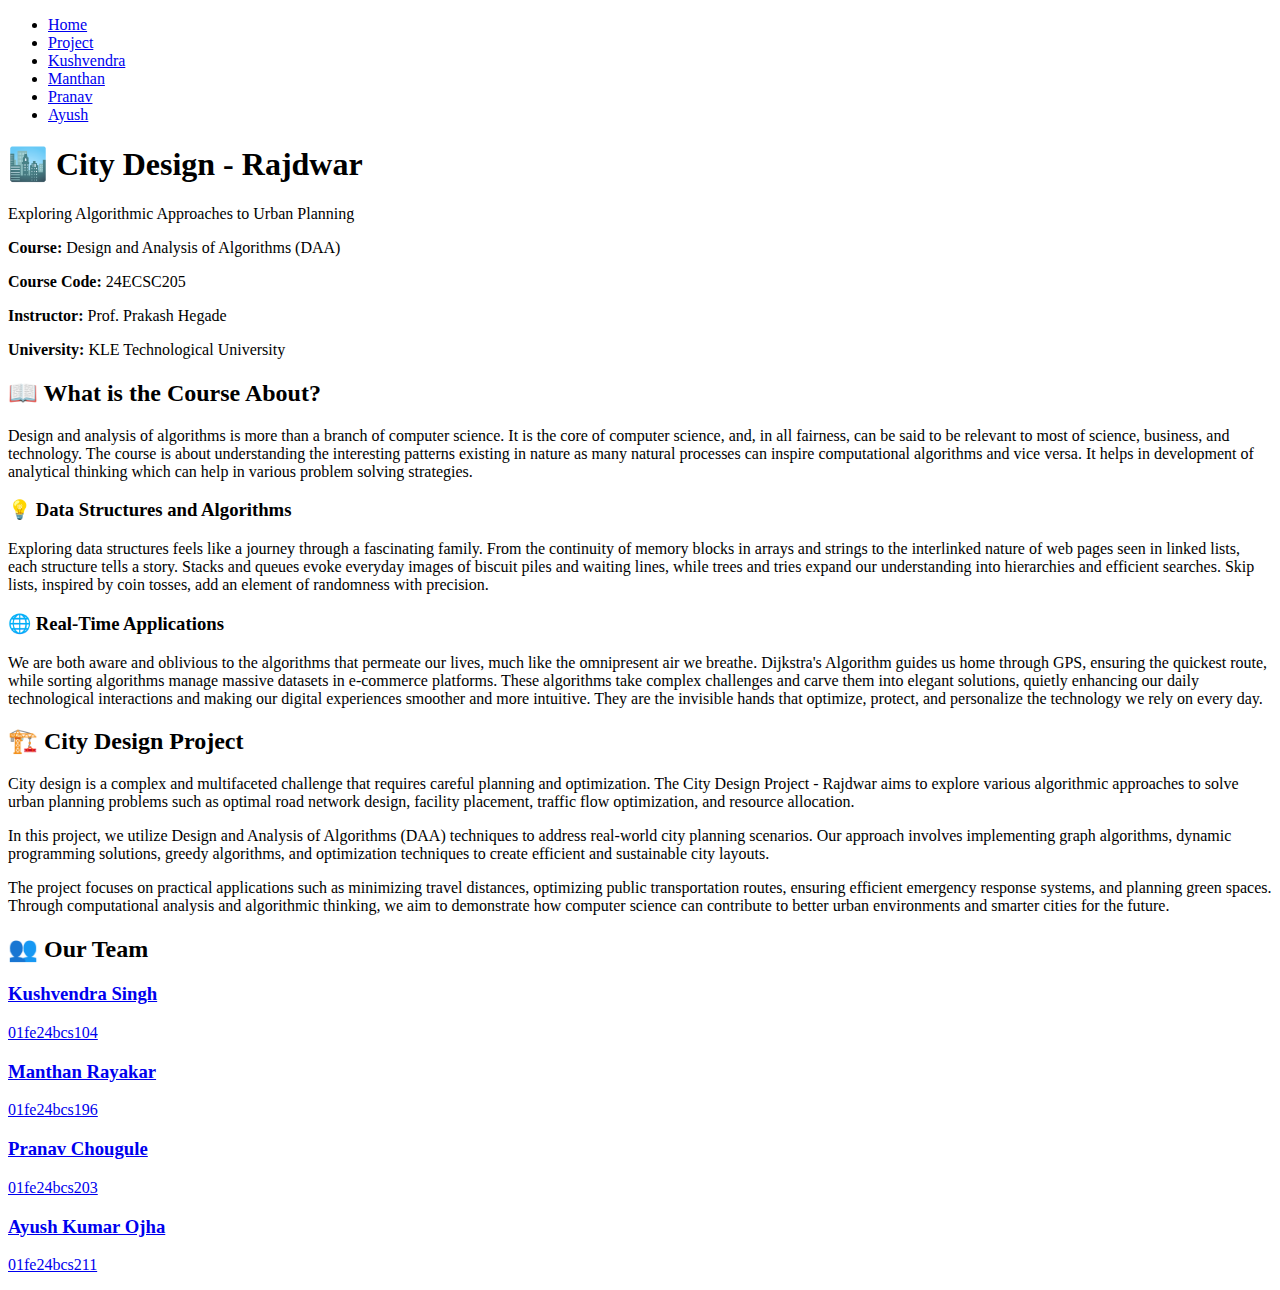
<file: index.html>
<!DOCTYPE html>
<html lang="en">
<head>
    <meta charset="UTF-8">
    <meta name="viewport" content="width=device-width, initial-scale=1.0">
    <title>City Design - Rajdwar | Home</title>
    <link rel="stylesheet" href="style.css">
</head>
<body>
    <!-- Navigation -->
    <nav>
        <ul>
            <li><a href="index.html" class="active">Home</a></li>
            <li><a href="project.html">Project</a></li>
            <li><a href="kushvendra.html">Kushvendra</a></li>
            <li><a href="manthan.html">Manthan</a></li>
            <li><a href="pranav.html">Pranav</a></li>
            <li><a href="ayush.html">Ayush</a></li>
        </ul>
    </nav>

    <!-- Hero Section -->
    <div class="hero">
        <h1>🏙️ City Design - Rajdwar</h1>
        <p>Exploring Algorithmic Approaches to Urban Planning</p>
    </div>

    <!-- Main Container -->
    <div class="container">
        <!-- Course Information -->
        <div class="section-card">
            <div class="course-info">
                <p><strong>Course:</strong> Design and Analysis of Algorithms (DAA)</p>
                <p><strong>Course Code:</strong> 24ECSC205</p>
                <p><strong>Instructor:</strong> Prof. Prakash Hegade</p>
                <p><strong>University:</strong> KLE Technological University</p>
            </div>

            <h2>📖 What is the Course About?</h2>
            <p>
                Design and analysis of algorithms is more than a branch of computer science. It is the core of
                computer science, and, in all fairness, can be said to be relevant to most of science, business, 
                and technology. The course is about understanding the interesting patterns existing in nature as 
                many natural processes can inspire computational algorithms and vice versa. It helps in development 
                of analytical thinking which can help in various problem solving strategies.
            </p>

            <h3>💡 Data Structures and Algorithms</h3>
            <p>
                Exploring data structures feels like a journey through a fascinating family. From the continuity 
                of memory blocks in arrays and strings to the interlinked nature of web pages seen in linked lists, 
                each structure tells a story. Stacks and queues evoke everyday images of biscuit piles and waiting 
                lines, while trees and tries expand our understanding into hierarchies and efficient searches. Skip 
                lists, inspired by coin tosses, add an element of randomness with precision.
            </p>

            <h3>🌐 Real-Time Applications</h3>
            <p>
                We are both aware and oblivious to the algorithms that permeate our lives, much like the omnipresent 
                air we breathe. Dijkstra's Algorithm guides us home through GPS, ensuring the quickest route, while 
                sorting algorithms manage massive datasets in e-commerce platforms. These algorithms take complex 
                challenges and carve them into elegant solutions, quietly enhancing our daily technological 
                interactions and making our digital experiences smoother and more intuitive. They are the invisible 
                hands that optimize, protect, and personalize the technology we rely on every day.
            </p>
        </div>

        <!-- Project Overview -->
        <div class="section-card">
            <h2>🏗️ City Design Project</h2>
            <div class="project-intro">
                <p>
                    City design is a complex and multifaceted challenge that requires careful planning and optimization. 
                    The <span class="highlight">City Design Project - Rajdwar</span> aims to explore various algorithmic 
                    approaches to solve urban planning problems such as optimal road network design, facility placement, 
                    traffic flow optimization, and resource allocation.
                </p>
            </div>
            
            <p>
                In this project, we utilize <span class="highlight">Design and Analysis of Algorithms (DAA)</span> 
                techniques to address real-world city planning scenarios. Our approach involves implementing graph 
                algorithms, dynamic programming solutions, greedy algorithms, and optimization techniques to create 
                efficient and sustainable city layouts.
            </p>
            
            <p>
                The project focuses on practical applications such as minimizing travel distances, optimizing public 
                transportation routes, ensuring efficient emergency response systems, and planning green spaces. 
                Through computational analysis and algorithmic thinking, we aim to demonstrate how computer science 
                can contribute to better urban environments and smarter cities for the future.
            </p>
        </div>

        <!-- Team Section -->
        <div class="section-card">
            <h2>👥 Our Team</h2>
            <div class="team-grid">
                <a href="Kushvendra.html" class="team-member">
                    <h3>Kushvendra Singh</h3>
                    <p>01fe24bcs104</p>
                </a>
                <a href="manthan.html" class="team-member">
                    <h3>Manthan Rayakar</h3>
                    <p>01fe24bcs196</p>
                </a>
                <a href="pranav.html" class="team-member">
                    <h3>Pranav Chougule</h3>
                    <p>01fe24bcs203</p>
                </a>
                <a href="ayush.html" class="team-member">
                    <h3>Ayush Kumar Ojha</h3>
                    <p>01fe24bcs211</p>
                </a>
            </div>
        </div>
    </div>
</body>
</html>
</file>
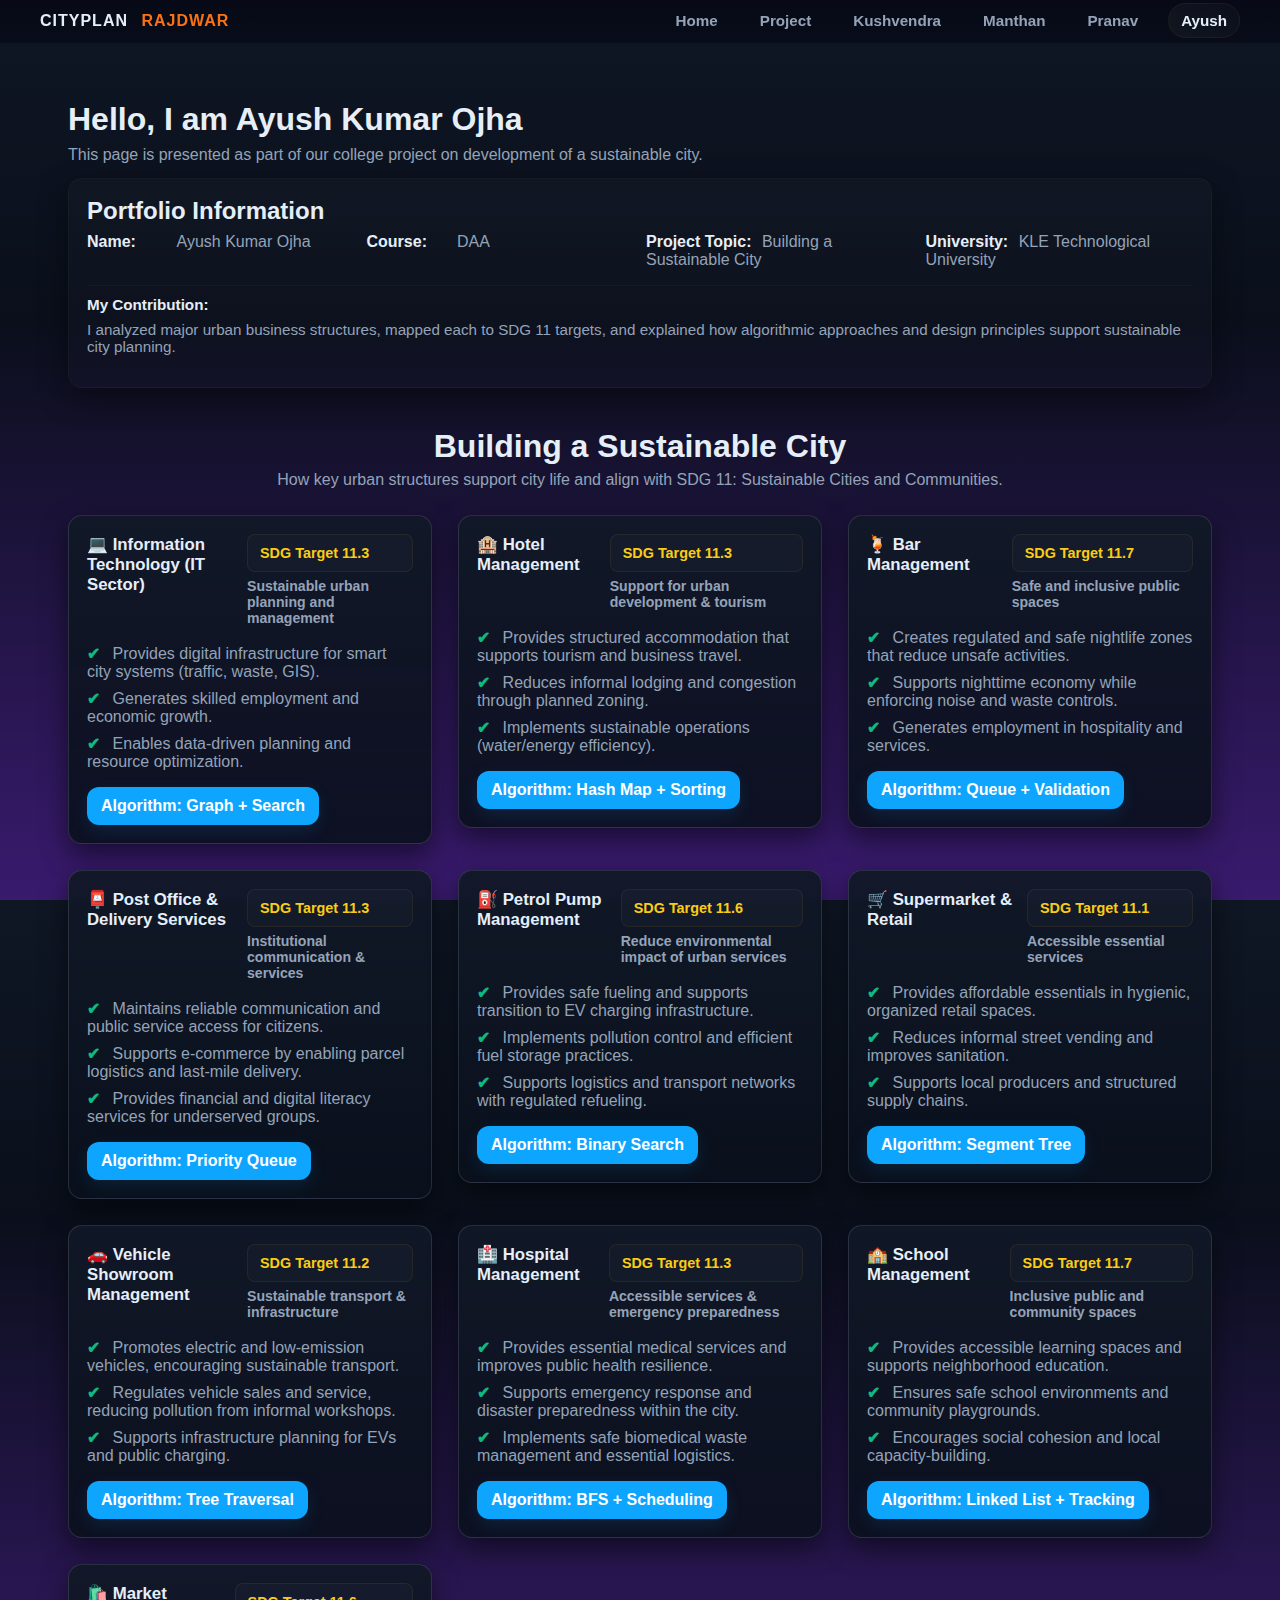
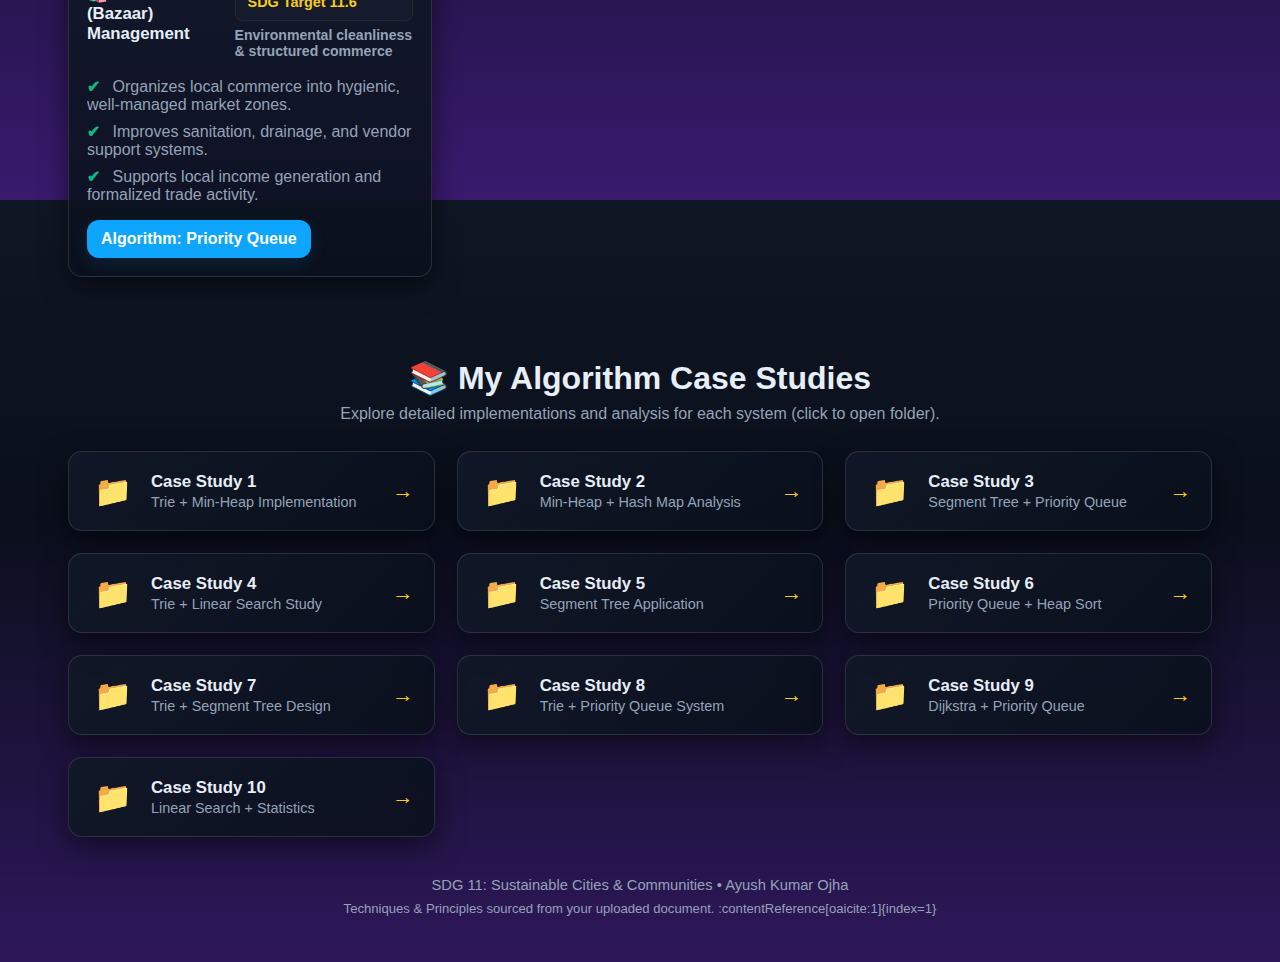
<file: Ayush.html>
<!DOCTYPE html>
<html lang="en">
<head>
  <meta charset="utf-8" />
  <meta name="viewport" content="width=device-width,initial-scale=1" />
  <title>Ayush Kumar Ojha | City Design Team</title>

  <!-- Embedded styles to match the reference exactly -->
  <style>
    :root{
      --bg-top: #0b122b;
      --bg-bottom: #5c2fb8;
      --card-bg-1: rgba(8, 13, 24, 0.9);
      --card-bg-2: rgba(17,24,39,0.95);
      --muted: #94a3b8;
      --text: #e6eef8;
      --accent1: #facc15;
      --accent2: #f97316;
      --pill-blue: #0ea5ff;
      --glass-border: rgba(148,163,184,0.2);
      font-family: Inter, "Segoe UI", Roboto, "Helvetica Neue", Arial, sans-serif;
    }

    html,body{ height:100%; margin:0; background: linear-gradient(180deg, #0f1724 0%, #0a0f1b 35%, #391a6e 100%); color:var(--text); -webkit-font-smoothing:antialiased; -moz-osx-font-smoothing:grayscale;}

    /* ---------- NAV ---------- */
    nav{ position:sticky; top:0; z-index:50; background: linear-gradient(180deg, rgba(6,8,20,0.85), rgba(6,10,22,0.75)); border-bottom:1px solid rgba(255,255,255,0.02); }
    .nav-inner{ max-width:1200px; margin:0 auto; padding:12px 22px; display:flex; align-items:center; justify-content:space-between; gap:16px; }
    .nav-logo{ font-weight:900; letter-spacing:1px; color:#e6eef8; }
    .nav-logo span{ color:var(--accent2); margin-left:8px; font-weight:800; }
    nav ul{ margin:0; padding:0; list-style:none; display:flex; gap:18px; align-items:center; }
    nav a{ text-decoration:none; color:var(--muted); padding:8px 12px; border-radius:20px; font-weight:700; font-size:0.95rem; }
    nav a.active{ background: linear-gradient(90deg, rgba(255,255,255,0.04), rgba(255,255,255,0.02)); color:var(--text); border:1px solid rgba(250,204,21,0.06); }

    main.container{ max-width:1200px; margin:22px auto; padding:28px; box-sizing:border-box; }

    /* ---------- Header / Info box ---------- */
    .page-header h1{ font-size:2rem; margin:8px 0; color:var(--text); }
    .page-header p{ color:var(--muted); margin:0 0 14px 0; }
    .portfolio-info-box{
      background: linear-gradient(180deg, rgba(255,255,255,0.02), rgba(255,255,255,0.01));
      border:1px solid rgba(255,255,255,0.03);
      padding:18px; border-radius:14px;
      box-shadow: 0 10px 30px rgba(0,0,0,0.45);
    }
    .info-grid{ display:grid; grid-template-columns:repeat(auto-fit, minmax(180px,1fr)); gap:12px; color:var(--muted); }
    .info-item strong{ color:#e6eef8; margin-right:6px; font-weight:700; display:inline-block; min-width:80px; }

    /* ---------- Section title ---------- */
    .project-title{ text-align:center; margin:40px 0 26px 0; }
    .project-title h1{ font-size:2rem; margin:0 0 6px; color:var(--text); }
    .project-title p{ color:var(--muted); margin:0; }

    /* ---------- Grid of structure cards ---------- */
    .city-grid{
      display:grid;
      grid-template-columns:repeat(3, 1fr);
      gap:26px;
      align-items:start;
    }

    @media (max-width:1100px){ .city-grid{ grid-template-columns:repeat(2, 1fr); } }
    @media (max-width:700px){ .city-grid{ grid-template-columns:1fr; } }

    .structure-card{
      background: linear-gradient(180deg, rgba(17,24,39,0.95), rgba(10,16,28,0.9));
      border-radius:14px;
      padding:18px;
      border:1px solid var(--glass-border);
      box-shadow: 0 10px 26px rgba(0,0,0,0.5);
      transition: transform .28s cubic-bezier(.2,.9,.2,1), box-shadow .28s;
      min-height: 260px;
      display:flex;
      flex-direction:column;
      justify-content:space-between;
      gap:12px;
    }
    .structure-card:hover{ transform: translateY(-6px); box-shadow: 0 18px 40px rgba(0,0,0,0.55); border-color: rgba(250,204,21,0.08); }

    .card-header{ display:flex; align-items:flex-start; gap:12px; }
    .structure-name{ font-size:1.05rem; margin:0; font-weight:800; color:var(--text); display:flex; gap:8px; align-items:center; }
    .sdg-badge{ margin-left:auto; display:flex; align-items:center; }
    .sdg-box{
      background: rgba(255,255,255,0.02);
      border:1px solid rgba(250,204,21,0.08);
      color: var(--accent1);
      padding:10px 12px;
      border-radius:8px;
      min-width:140px;
      font-weight:700;
      font-size:0.9rem;
      text-align:left;
    }
    .sdg-desc{ color:var(--muted); font-weight:600; font-size:0.88rem; margin-top:6px; display:block; }

    .card-body{ margin-top:6px; display:flex; flex-direction:column; gap:10px; }
    .contribution-list{ list-style:none; padding:0; margin:0; color:var(--muted); display:flex; flex-direction:column; gap:8px; }
    .contribution-list li::before{ content: "✔"; color:#10b981; margin-right:8px; font-weight:700; display:inline-block; width:1.1em; }

    .algo-badge{
      display:inline-block;
      background: var(--pill-blue);
      color:#fff;
      padding:10px 14px;
      border-radius:12px;
      font-weight:700;
      margin-top:6px;
      width:fit-content;
      box-shadow: 0 6px 18px rgba(14,165,255,0.12);
      transition: transform .18s ease;
    }
    .structure-card:hover .algo-badge{ transform: translateY(-2px); }

    /* ---------- CASE STUDIES section (lower half) ---------- */
    .case-section{ margin-top:54px; padding-top:20px; }
    .case-section h2{ text-align:center; font-size:2rem; color:var(--text); margin:8px 0 8px; }
    .case-section p{ text-align:center; color:var(--muted); margin:0 0 28px; }

    #case-grid{ display:grid; grid-template-columns:repeat(3,1fr); gap:22px; margin-top:14px; }
    @media (max-width:1100px){ #case-grid{ grid-template-columns:repeat(2,1fr); } }
    @media (max-width:700px){ #case-grid{ grid-template-columns:1fr; } }

    .case-card{
      display:flex; align-items:center; gap:14px;
      padding:20px; border-radius:14px; background: linear-gradient(135deg, rgba(17,24,39,0.95), rgba(10,16,28,0.9));
      border:1px solid var(--glass-border); color:var(--text); text-decoration:none; transition: transform .25s ease, box-shadow .25s;
      box-shadow: 0 10px 28px rgba(0,0,0,0.5);
    }
    .case-card:hover{ transform: translateX(8px); box-shadow: 0 18px 40px rgba(0,0,0,0.6); border-color: rgba(250,204,21,0.08); }
    .case-icon{ font-size:1.9rem; width:48px; display:flex; align-items:center; justify-content:center; }
    .case-content h3{ margin:0; font-size:1.05rem; font-weight:800; color:var(--text); }
    .case-content p{ margin:2px 0 0 0; color:var(--muted); font-size:0.9rem; }

    .case-arrow{ margin-left:auto; color:var(--accent1); font-weight:900; font-size:1.35rem; }

    /* small screens */
    @media (max-width:480px){
      .nav-inner{ padding:10px; }
      .page-header h1{ font-size:1.5rem; }
      .structure-card{ min-height:220px; padding:14px; }
      .algo-badge{ padding:8px 10px; font-size:0.9rem; }
    }

    footer{ margin-top:40px; text-align:center; color:var(--muted); padding-bottom:18px; font-size:0.92rem; }
    .source-note{ font-size:0.82rem; color:var(--muted); margin-top:8px; }
  </style>
</head>
<body>
  <nav>
    <div class="nav-inner">
      <div class="nav-logo">CITYPLAN <span>RAJDWAR</span></div>
      <ul>
        <li><a href="index.html">Home</a></li>
        <li><a href="project.html">Project</a></li>
        <li><a href="kushvendra.html">Kushvendra</a></li>
        <li><a href="manthan.html">Manthan</a></li>
        <li><a href="pranav.html">Pranav</a></li>
        <li><a href="ayush.html" class="active">Ayush</a></li>
      </ul>
    </div>
  </nav>

  <main class="container">
    <header class="page-header">
      <h1>Hello, I am Ayush Kumar Ojha</h1>
      <p>This page is presented as part of our college project on development of a sustainable city.</p>

      <div class="portfolio-info-box">
        <h2 style="margin:0 0 8px 0;">Portfolio Information</h2>
        <div class="info-grid">
          <div class="info-item"><strong>Name:</strong> Ayush Kumar Ojha</div>
          <div class="info-item"><strong>Course:</strong> DAA</div>
          <div class="info-item"><strong>Project Topic:</strong> Building a Sustainable City</div>
          <div class="info-item"><strong>University:</strong> KLE Technological University</div>
        </div>

        <div style="margin-top:16px; padding-top:10px; border-top:1px solid rgba(148,163,184,0.06); font-size:0.95rem;">
          <strong>My Contribution:</strong>
          <p style="margin-top:8px; color:var(--muted);">
            I analyzed major urban business structures, mapped each to SDG 11 targets, and explained how algorithmic approaches and design principles support sustainable city planning.
          </p>
        </div>
      </div>
    </header>

    <!-- =================== BUILDING A SUSTAINABLE CITY =================== -->
    <section class="project-title">
      <h1>Building a Sustainable City</h1>
      <p>How key urban structures support city life and align with SDG 11: Sustainable Cities and Communities.</p>
    </section>

    <section class="city-grid" aria-label="urban-structures">

      <!-- IT Sector -->
      <article class="structure-card">
        <div class="card-header">
          <div class="structure-name">💻 Information Technology (IT Sector)</div>
          <div class="sdg-badge">
            <div style="text-align:left;">
              <div class="sdg-box">SDG Target 11.3</div>
              <span class="sdg-desc">Sustainable urban planning and management</span>
            </div>
          </div>
        </div>
        <div class="card-body">
          <ul class="contribution-list">
            <li>Provides digital infrastructure for smart city systems (traffic, waste, GIS).</li>
            <li>Generates skilled employment and economic growth.</li>
            <li>Enables data-driven planning and resource optimization.</li>
          </ul>
          <div class="algo-badge">Algorithm: Graph + Search</div>
        </div>
      </article>

      <!-- Hotel -->
      <article class="structure-card">
        <div class="card-header">
          <div class="structure-name">🏨 Hotel Management</div>
          <div class="sdg-badge">
            <div style="text-align:left;">
              <div class="sdg-box">SDG Target 11.3</div>
              <span class="sdg-desc">Support for urban development & tourism</span>
            </div>
          </div>
        </div>
        <div class="card-body">
          <ul class="contribution-list">
            <li>Provides structured accommodation that supports tourism and business travel.</li>
            <li>Reduces informal lodging and congestion through planned zoning.</li>
            <li>Implements sustainable operations (water/energy efficiency).</li>
          </ul>
          <div class="algo-badge">Algorithm: Hash Map + Sorting</div>
        </div>
      </article>

      <!-- Bar -->
      <article class="structure-card">
        <div class="card-header">
          <div class="structure-name">🍹 Bar Management</div>
          <div class="sdg-badge">
            <div style="text-align:left;">
              <div class="sdg-box">SDG Target 11.7</div>
              <span class="sdg-desc">Safe and inclusive public spaces</span>
            </div>
          </div>
        </div>
        <div class="card-body">
          <ul class="contribution-list">
            <li>Creates regulated and safe nightlife zones that reduce unsafe activities.</li>
            <li>Supports nighttime economy while enforcing noise and waste controls.</li>
            <li>Generates employment in hospitality and services.</li>
          </ul>
          <div class="algo-badge">Algorithm: Queue + Validation</div>
        </div>
      </article>

      <!-- Post Office -->
      <article class="structure-card">
        <div class="card-header">
          <div class="structure-name">📮 Post Office & Delivery Services</div>
          <div class="sdg-badge">
            <div style="text-align:left;">
              <div class="sdg-box">SDG Target 11.3</div>
              <span class="sdg-desc">Institutional communication & services</span>
            </div>
          </div>
        </div>
        <div class="card-body">
          <ul class="contribution-list">
            <li>Maintains reliable communication and public service access for citizens.</li>
            <li>Supports e-commerce by enabling parcel logistics and last-mile delivery.</li>
            <li>Provides financial and digital literacy services for underserved groups.</li>
          </ul>
          <div class="algo-badge">Algorithm: Priority Queue</div>
        </div>
      </article>

      <!-- Petrol Pump -->
      <article class="structure-card">
        <div class="card-header">
          <div class="structure-name">⛽ Petrol Pump Management</div>
          <div class="sdg-badge">
            <div style="text-align:left;">
              <div class="sdg-box">SDG Target 11.6</div>
              <span class="sdg-desc">Reduce environmental impact of urban services</span>
            </div>
          </div>
        </div>
        <div class="card-body">
          <ul class="contribution-list">
            <li>Provides safe fueling and supports transition to EV charging infrastructure.</li>
            <li>Implements pollution control and efficient fuel storage practices.</li>
            <li>Supports logistics and transport networks with regulated refueling.</li>
          </ul>
          <div class="algo-badge">Algorithm: Binary Search</div>
        </div>
      </article>

      <!-- Supermarket -->
      <article class="structure-card">
        <div class="card-header">
          <div class="structure-name">🛒 Supermarket & Retail</div>
          <div class="sdg-badge">
            <div style="text-align:left;">
              <div class="sdg-box">SDG Target 11.1</div>
              <span class="sdg-desc">Accessible essential services</span>
            </div>
          </div>
        </div>
        <div class="card-body">
          <ul class="contribution-list">
            <li>Provides affordable essentials in hygienic, organized retail spaces.</li>
            <li>Reduces informal street vending and improves sanitation.</li>
            <li>Supports local producers and structured supply chains.</li>
          </ul>
          <div class="algo-badge">Algorithm: Segment Tree</div>
        </div>
      </article>

      <!-- Vehicle Showroom -->
      <article class="structure-card">
        <div class="card-header">
          <div class="structure-name">🚗 Vehicle Showroom Management</div>
          <div class="sdg-badge">
            <div style="text-align:left;">
              <div class="sdg-box">SDG Target 11.2</div>
              <span class="sdg-desc">Sustainable transport & infrastructure</span>
            </div>
          </div>
        </div>
        <div class="card-body">
          <ul class="contribution-list">
            <li>Promotes electric and low-emission vehicles, encouraging sustainable transport.</li>
            <li>Regulates vehicle sales and service, reducing pollution from informal workshops.</li>
            <li>Supports infrastructure planning for EVs and public charging.</li>
          </ul>
          <div class="algo-badge">Algorithm: Tree Traversal</div>
        </div>
      </article>

      <!-- Hospital -->
      <article class="structure-card">
        <div class="card-header">
          <div class="structure-name">🏥 Hospital Management</div>
          <div class="sdg-badge">
            <div style="text-align:left;">
              <div class="sdg-box">SDG Target 11.3</div>
              <span class="sdg-desc">Accessible services & emergency preparedness</span>
            </div>
          </div>
        </div>
        <div class="card-body">
          <ul class="contribution-list">
            <li>Provides essential medical services and improves public health resilience.</li>
            <li>Supports emergency response and disaster preparedness within the city.</li>
            <li>Implements safe biomedical waste management and essential logistics.</li>
          </ul>
          <div class="algo-badge">Algorithm: BFS + Scheduling</div>
        </div>
      </article>

      <!-- School -->
      <article class="structure-card">
        <div class="card-header">
          <div class="structure-name">🏫 School Management</div>
          <div class="sdg-badge">
            <div style="text-align:left;">
              <div class="sdg-box">SDG Target 11.7</div>
              <span class="sdg-desc">Inclusive public and community spaces</span>
            </div>
          </div>
        </div>
        <div class="card-body">
          <ul class="contribution-list">
            <li>Provides accessible learning spaces and supports neighborhood education.</li>
            <li>Ensures safe school environments and community playgrounds.</li>
            <li>Encourages social cohesion and local capacity-building.</li>
          </ul>
          <div class="algo-badge">Algorithm: Linked List + Tracking</div>
        </div>
      </article>

      <!-- Bazaar Market -->
      <article class="structure-card">
        <div class="card-header">
          <div class="structure-name">🛍️ Market (Bazaar) Management</div>
          <div class="sdg-badge">
            <div style="text-align:left;">
              <div class="sdg-box">SDG Target 11.6</div>
              <span class="sdg-desc">Environmental cleanliness & structured commerce</span>
            </div>
          </div>
        </div>
        <div class="card-body">
          <ul class="contribution-list">
            <li>Organizes local commerce into hygienic, well-managed market zones.</li>
            <li>Improves sanitation, drainage, and vendor support systems.</li>
            <li>Supports local income generation and formalized trade activity.</li>
          </ul>
          <div class="algo-badge">Algorithm: Priority Queue</div>
        </div>
      </article>

    </section>

    <!-- ===================== CASE STUDIES (bottom) ===================== -->
    <section class="case-section">
      <h2>📚 My Algorithm Case Studies</h2>
      <p>Explore detailed implementations and analysis for each system (click to open folder).</p>

      <div id="case-grid">
        <a class="case-card" href="https://github.com/pranavchougule810-sys/CityPlan_Rajdwar.github.io/tree/main/Ayush/Case%201" target="_blank">
          <div class="case-icon">📁</div>
          <div class="case-content"><h3>Case Study 1</h3><p>Trie + Min-Heap Implementation</p></div>
          <div class="case-arrow">→</div>
        </a>

        <a class="case-card" href="https://github.com/pranavchougule810-sys/CityPlan_Rajdwar.github.io/tree/main/Ayush/case%202" target="_blank">
          <div class="case-icon">📁</div>
          <div class="case-content"><h3>Case Study 2</h3><p>Min-Heap + Hash Map Analysis</p></div>
          <div class="case-arrow">→</div>
        </a>

        <a class="case-card" href="https://github.com/pranavchougule810-sys/CityPlan_Rajdwar.github.io/tree/main/Ayush/case%203" target="_blank">
          <div class="case-icon">📁</div>
          <div class="case-content"><h3>Case Study 3</h3><p>Segment Tree + Priority Queue</p></div>
          <div class="case-arrow">→</div>
        </a>

        <a class="case-card" href="https://github.com/pranavchougule810-sys/CityPlan_Rajdwar.github.io/tree/main/Ayush/Case%204" target="_blank">
          <div class="case-icon">📁</div>
          <div class="case-content"><h3>Case Study 4</h3><p>Trie + Linear Search Study</p></div>
          <div class="case-arrow">→</div>
        </a>

        <a class="case-card" href="https://github.com/pranavchougule810-sys/CityPlan_Rajdwar.github.io/tree/main/Ayush/case%205" target="_blank">
          <div class="case-icon">📁</div>
          <div class="case-content"><h3>Case Study 5</h3><p>Segment Tree Application</p></div>
          <div class="case-arrow">→</div>
        </a>

        <a class="case-card" href="https://github.com/pranavchougule810-sys/CityPlan_Rajdwar.github.io/tree/main/Ayush/case%206" target="_blank">
          <div class="case-icon">📁</div>
          <div class="case-content"><h3>Case Study 6</h3><p>Priority Queue + Heap Sort</p></div>
          <div class="case-arrow">→</div>
        </a>

        <a class="case-card" href="https://github.com/pranavchougule810-sys/CityPlan_Rajdwar.github.io/tree/main/Ayush/case%207" target="_blank">
          <div class="case-icon">📁</div>
          <div class="case-content"><h3>Case Study 7</h3><p>Trie + Segment Tree Design</p></div>
          <div class="case-arrow">→</div>
        </a>

        <a class="case-card" href="https://github.com/pranavchougule810-sys/CityPlan_Rajdwar.github.io/tree/main/Ayush/case%208" target="_blank">
          <div class="case-icon">📁</div>
          <div class="case-content"><h3>Case Study 8</h3><p>Trie + Priority Queue System</p></div>
          <div class="case-arrow">→</div>
        </a>

        <a class="case-card" href="https://github.com/pranavchougule810-sys/CityPlan_Rajdwar.github.io/tree/main/Ayush/case%209" target="_blank">
          <div class="case-icon">📁</div>
          <div class="case-content"><h3>Case Study 9</h3><p>Dijkstra + Priority Queue</p></div>
          <div class="case-arrow">→</div>
        </a>

        <a class="case-card" href="https://github.com/pranavchougule810-sys/CityPlan_Rajdwar.github.io/tree/main/Ayush/Case%2010" target="_blank">
          <div class="case-icon">📁</div>
          <div class="case-content"><h3>Case Study 10</h3><p>Linear Search + Statistics</p></div>
          <div class="case-arrow">→</div>
        </a>

      </div>
    </section>

    <footer>
      SDG 11: Sustainable Cities & Communities • Ayush Kumar Ojha
      <div class="source-note">Techniques & Principles sourced from your uploaded document. :contentReference[oaicite:1]{index=1}</div>
    </footer>
  </main>
</body>
</html>
</file>
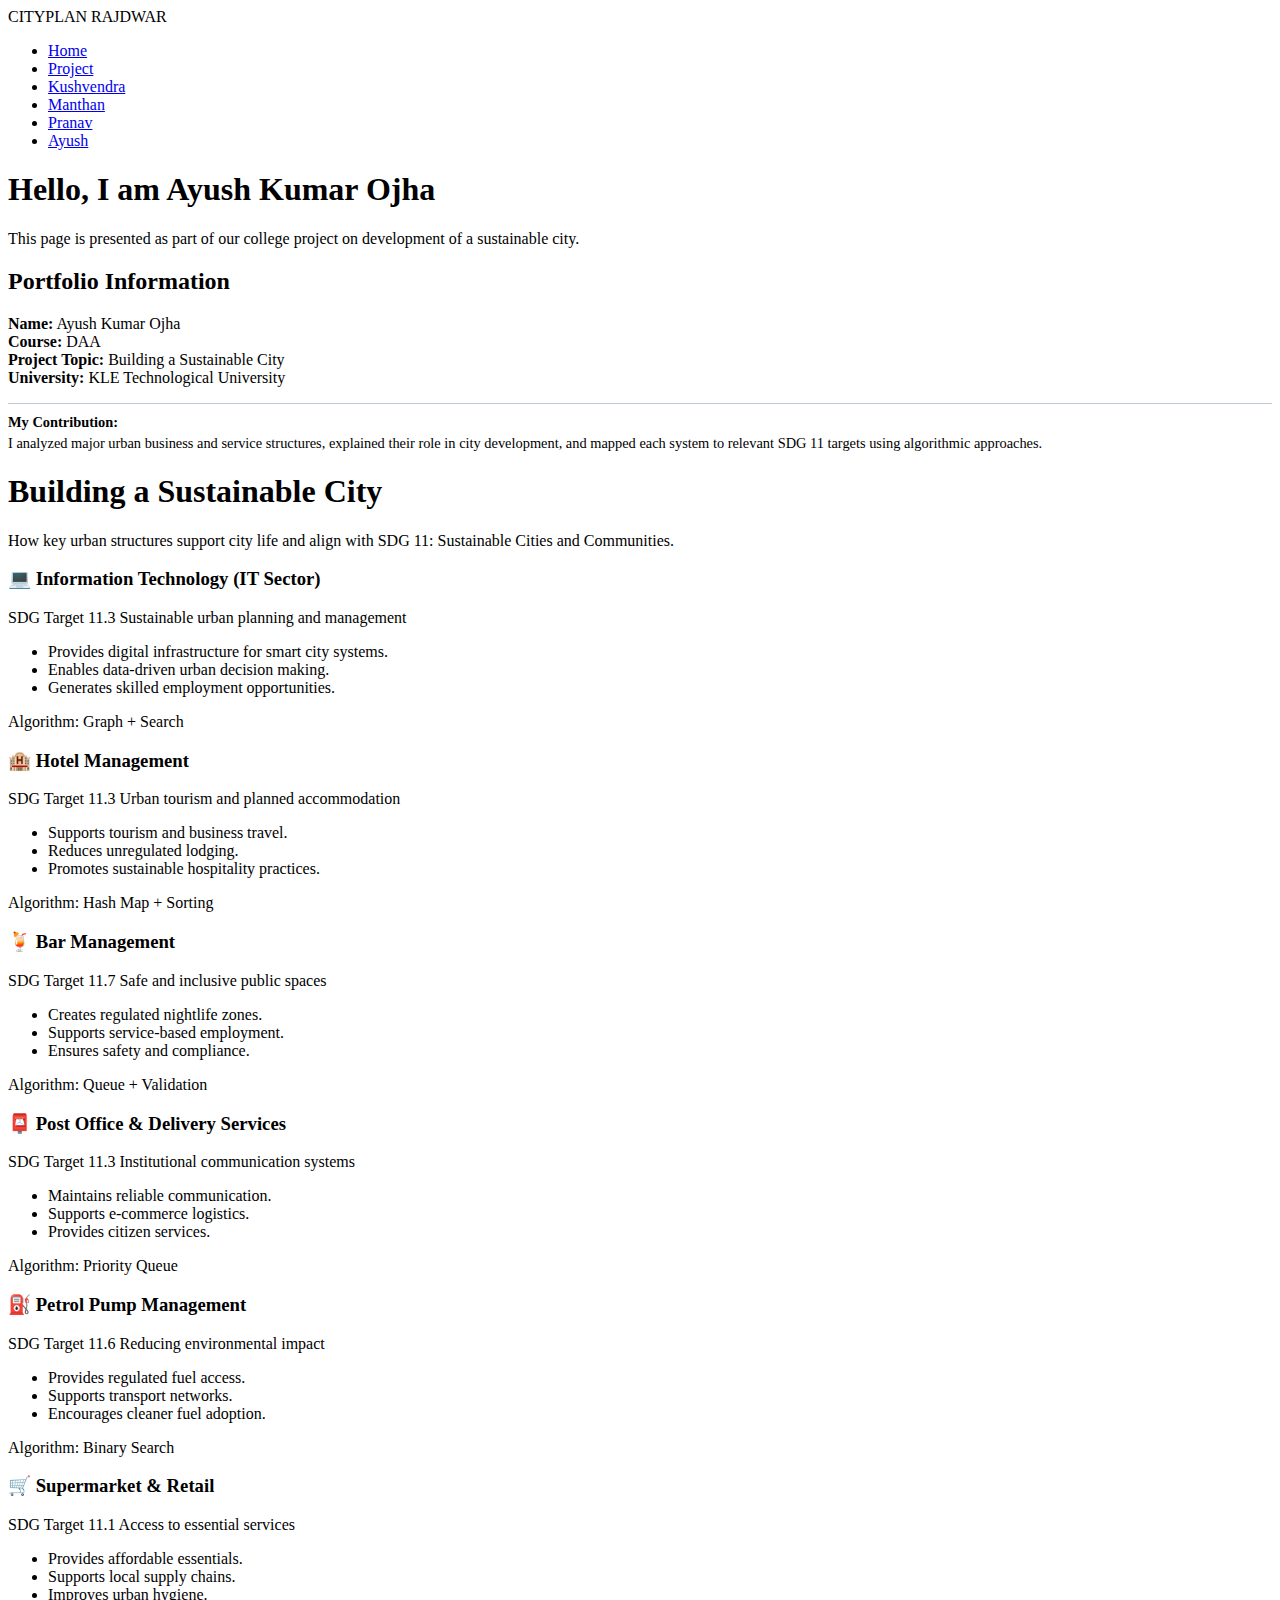
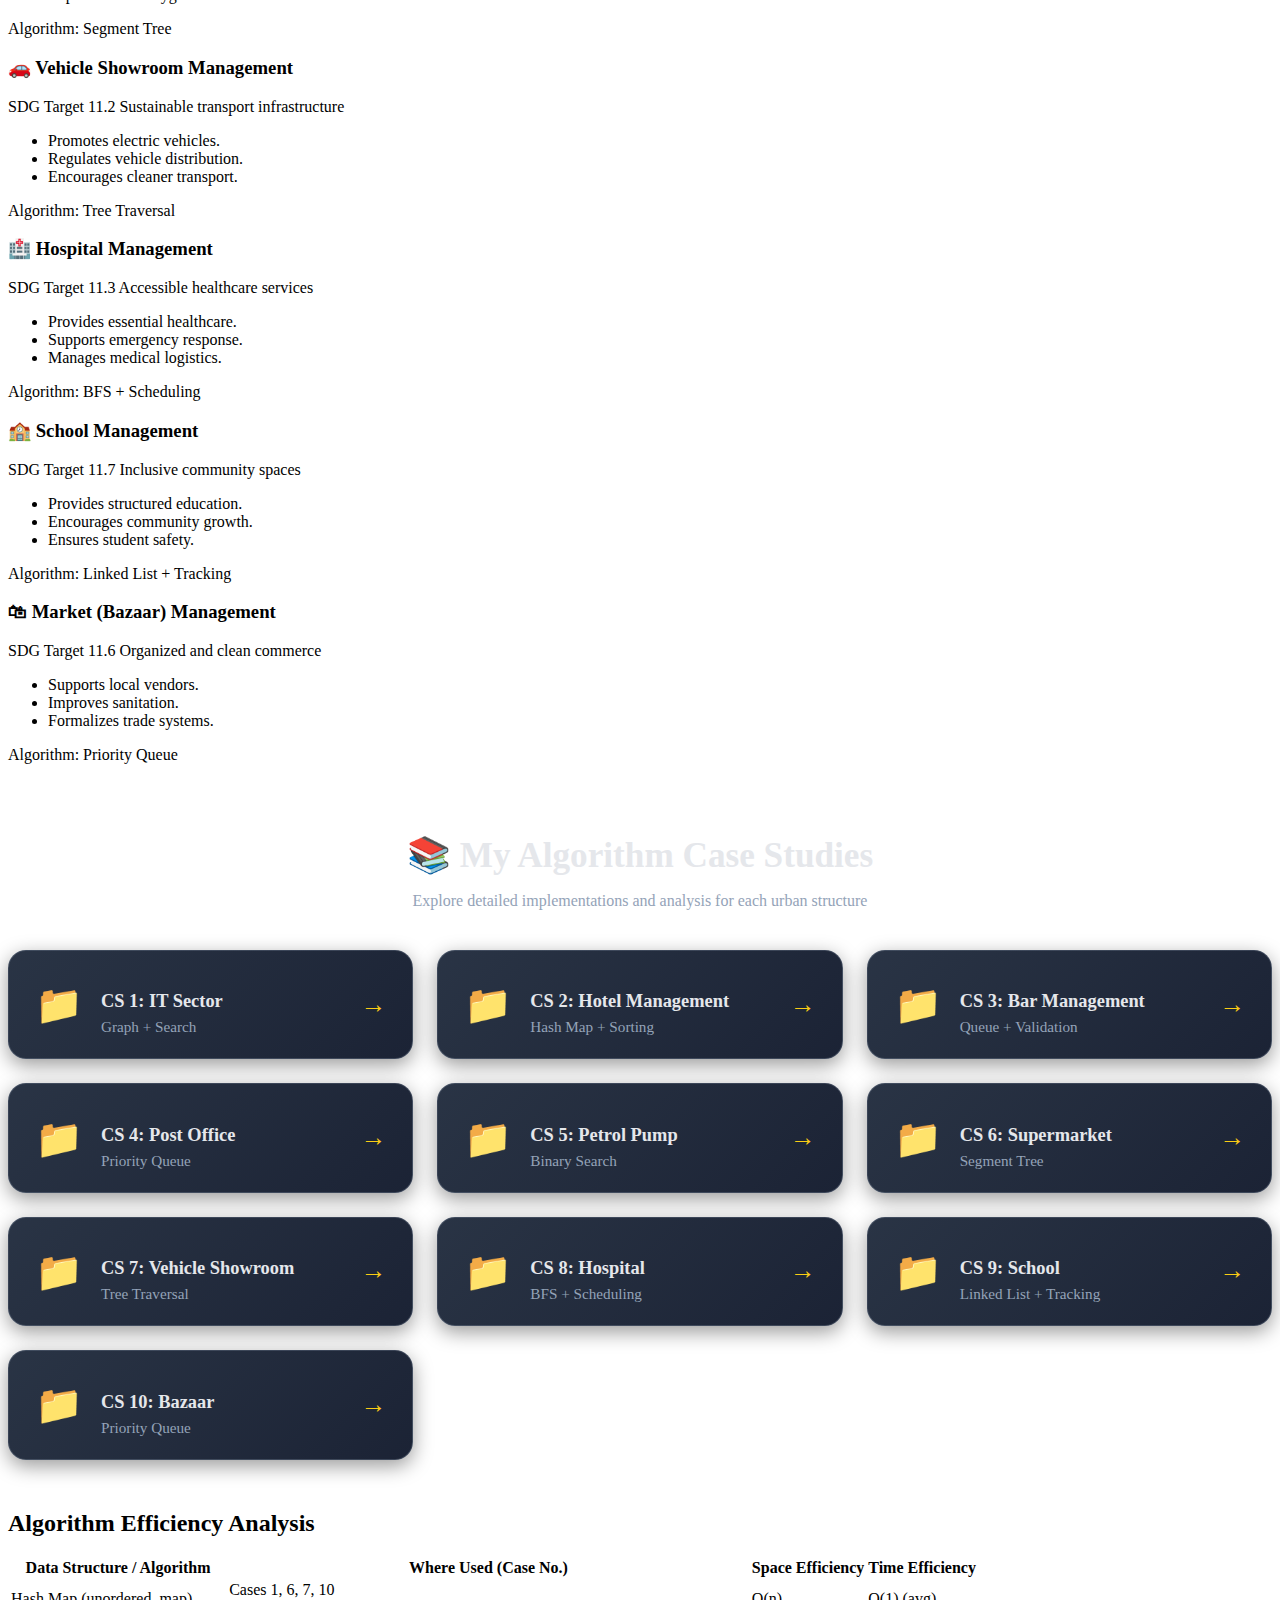
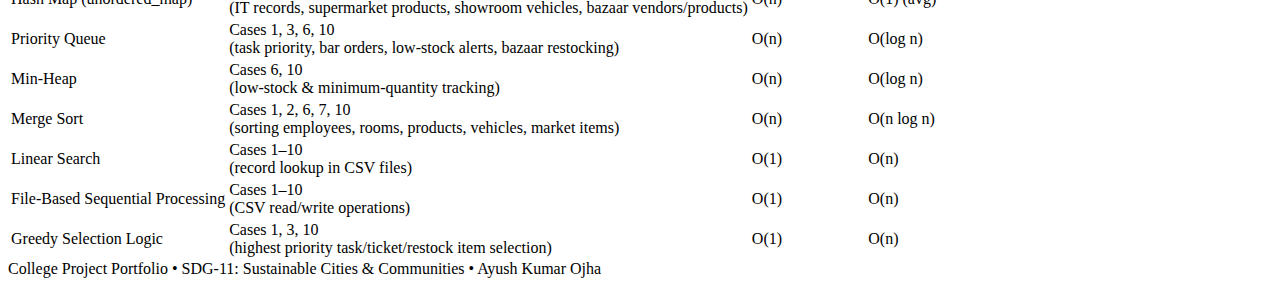
<file: ayush.html>
<!DOCTYPE html>
<html lang="en">
<head>
    <meta charset="UTF-8">
    <meta name="viewport" content="width=device-width, initial-scale=1.0">
    <title>Ayush Kumar Ojha | City Design Team</title>
    <link rel="stylesheet" href="style.css">
</head>
<body>

    <!-- Navigation -->
    <nav>
        <div class="nav-inner">
            <div class="nav-logo">CITYPLAN <span>RAJDWAR</span></div>
            <ul>
                <li><a href="index.html">Home</a></li>
                <li><a href="project.html">Project</a></li>
                <li><a href="kushvendra.html">Kushvendra</a></li>
                <li><a href="manthan.html">Manthan</a></li>
                <li><a href="pranav.html">Pranav</a></li>
                <li><a href="ayush.html" class="active">Ayush</a></li>
            </ul>
        </div>
    </nav>

    <main class="container">

        <!-- Header -->
        <header class="page-header">
            <h1>Hello, I am Ayush Kumar Ojha</h1>
            <p>This page is presented as part of our college project on development of a sustainable city.</p>

            <div class="portfolio-info-box">
                <h2>Portfolio Information</h2>

                <div class="info-grid">
                    <div class="info-item"><strong>Name:</strong> Ayush Kumar Ojha</div>
                    <div class="info-item"><strong>Course:</strong> DAA</div>
                    <div class="info-item"><strong>Project Topic:</strong> Building a Sustainable City</div>
                    <div class="info-item"><strong>University:</strong> KLE Technological University</div>
                </div>

                <div style="margin-top: 16px; padding-top: 10px; border-top: 1px solid rgba(148,163,184,0.6); font-size: 0.9rem;">
                    <strong>My Contribution:</strong>
                    <p style="margin-top: 4px;">
                        I analyzed major urban business and service structures, explained their role in city development,
                        and mapped each system to relevant SDG 11 targets using algorithmic approaches.
                    </p>
                </div>
            </div>
        </header>

        <!-- Project Title -->
        <section>
            <div class="project-title">
                <h1>Building a Sustainable City</h1>
                <p>How key urban structures support city life and align with SDG 11: Sustainable Cities and Communities.</p>
            </div>

            <section class="city-grid">

                <!-- IT SECTOR -->
                <article class="structure-card">
                    <div class="card-header">
                        <h3 class="structure-name">💻 Information Technology (IT Sector)</h3>
                        <div class="sdg-badge">
                            <div class="sdg-text">
                                <span class="sdg-target-num">SDG Target 11.3</span>
                                <span class="sdg-target-desc">Sustainable urban planning and management</span>
                            </div>
                        </div>
                    </div>
                    <div class="card-body">
                        <ul class="contribution-list">
                            <li>Provides digital infrastructure for smart city systems.</li>
                            <li>Enables data-driven urban decision making.</li>
                            <li>Generates skilled employment opportunities.</li>
                        </ul>
                        <div class="algo-badge">Algorithm: Graph + Search</div>
                    </div>
                </article>

                <!-- HOTEL -->
                <article class="structure-card">
                    <div class="card-header">
                        <h3 class="structure-name">🏨 Hotel Management</h3>
                        <div class="sdg-badge">
                            <div class="sdg-text">
                                <span class="sdg-target-num">SDG Target 11.3</span>
                                <span class="sdg-target-desc">Urban tourism and planned accommodation</span>
                            </div>
                        </div>
                    </div>
                    <div class="card-body">
                        <ul class="contribution-list">
                            <li>Supports tourism and business travel.</li>
                            <li>Reduces unregulated lodging.</li>
                            <li>Promotes sustainable hospitality practices.</li>
                        </ul>
                        <div class="algo-badge">Algorithm: Hash Map + Sorting</div>
                    </div>
                </article>

                <!-- BAR -->
                <article class="structure-card">
                    <div class="card-header">
                        <h3 class="structure-name">🍹 Bar Management</h3>
                        <div class="sdg-badge">
                            <div class="sdg-text">
                                <span class="sdg-target-num">SDG Target 11.7</span>
                                <span class="sdg-target-desc">Safe and inclusive public spaces</span>
                            </div>
                        </div>
                    </div>
                    <div class="card-body">
                        <ul class="contribution-list">
                            <li>Creates regulated nightlife zones.</li>
                            <li>Supports service-based employment.</li>
                            <li>Ensures safety and compliance.</li>
                        </ul>
                        <div class="algo-badge">Algorithm: Queue + Validation</div>
                    </div>
                </article>

                <!-- POST OFFICE -->
                <article class="structure-card">
                    <div class="card-header">
                        <h3 class="structure-name">📮 Post Office & Delivery Services</h3>
                        <div class="sdg-badge">
                            <div class="sdg-text">
                                <span class="sdg-target-num">SDG Target 11.3</span>
                                <span class="sdg-target-desc">Institutional communication systems</span>
                            </div>
                        </div>
                    </div>
                    <div class="card-body">
                        <ul class="contribution-list">
                            <li>Maintains reliable communication.</li>
                            <li>Supports e-commerce logistics.</li>
                            <li>Provides citizen services.</li>
                        </ul>
                        <div class="algo-badge">Algorithm: Priority Queue</div>
                    </div>
                </article>

                <!-- PETROL PUMP -->
                <article class="structure-card">
                    <div class="card-header">
                        <h3 class="structure-name">⛽ Petrol Pump Management</h3>
                        <div class="sdg-badge">
                            <div class="sdg-text">
                                <span class="sdg-target-num">SDG Target 11.6</span>
                                <span class="sdg-target-desc">Reducing environmental impact</span>
                            </div>
                        </div>
                    </div>
                    <div class="card-body">
                        <ul class="contribution-list">
                            <li>Provides regulated fuel access.</li>
                            <li>Supports transport networks.</li>
                            <li>Encourages cleaner fuel adoption.</li>
                        </ul>
                        <div class="algo-badge">Algorithm: Binary Search</div>
                    </div>
                </article>

                <!-- SUPERMARKET -->
                <article class="structure-card">
                    <div class="card-header">
                        <h3 class="structure-name">🛒 Supermarket & Retail</h3>
                        <div class="sdg-badge">
                            <div class="sdg-text">
                                <span class="sdg-target-num">SDG Target 11.1</span>
                                <span class="sdg-target-desc">Access to essential services</span>
                            </div>
                        </div>
                    </div>
                    <div class="card-body">
                        <ul class="contribution-list">
                            <li>Provides affordable essentials.</li>
                            <li>Supports local supply chains.</li>
                            <li>Improves urban hygiene.</li>
                        </ul>
                        <div class="algo-badge">Algorithm: Segment Tree</div>
                    </div>
                </article>

                <!-- VEHICLE SHOWROOM -->
                <article class="structure-card">
                    <div class="card-header">
                        <h3 class="structure-name">🚗 Vehicle Showroom Management</h3>
                        <div class="sdg-badge">
                            <div class="sdg-text">
                                <span class="sdg-target-num">SDG Target 11.2</span>
                                <span class="sdg-target-desc">Sustainable transport infrastructure</span>
                            </div>
                        </div>
                    </div>
                    <div class="card-body">
                        <ul class="contribution-list">
                            <li>Promotes electric vehicles.</li>
                            <li>Regulates vehicle distribution.</li>
                            <li>Encourages cleaner transport.</li>
                        </ul>
                        <div class="algo-badge">Algorithm: Tree Traversal</div>
                    </div>
                </article>

                <!-- HOSPITAL -->
                <article class="structure-card">
                    <div class="card-header">
                        <h3 class="structure-name">🏥 Hospital Management</h3>
                        <div class="sdg-badge">
                            <div class="sdg-text">
                                <span class="sdg-target-num">SDG Target 11.3</span>
                                <span class="sdg-target-desc">Accessible healthcare services</span>
                            </div>
                        </div>
                    </div>
                    <div class="card-body">
                        <ul class="contribution-list">
                            <li>Provides essential healthcare.</li>
                            <li>Supports emergency response.</li>
                            <li>Manages medical logistics.</li>
                        </ul>
                        <div class="algo-badge">Algorithm: BFS + Scheduling</div>
                    </div>
                </article>

                <!-- SCHOOL -->
                <article class="structure-card">
                    <div class="card-header">
                        <h3 class="structure-name">🏫 School Management</h3>
                        <div class="sdg-badge">
                            <div class="sdg-text">
                                <span class="sdg-target-num">SDG Target 11.7</span>
                                <span class="sdg-target-desc">Inclusive community spaces</span>
                            </div>
                        </div>
                    </div>
                    <div class="card-body">
                        <ul class="contribution-list">
                            <li>Provides structured education.</li>
                            <li>Encourages community growth.</li>
                            <li>Ensures student safety.</li>
                        </ul>
                        <div class="algo-badge">Algorithm: Linked List + Tracking</div>
                    </div>
                </article>

                <!-- BAZAAR -->
                <article class="structure-card">
                    <div class="card-header">
                        <h3 class="structure-name">🛍 Market (Bazaar) Management</h3>
                        <div class="sdg-badge">
                            <div class="sdg-text">
                                <span class="sdg-target-num">SDG Target 11.6</span>
                                <span class="sdg-target-desc">Organized and clean commerce</span>
                            </div>
                        </div>
                    </div>
                    <div class="card-body">
                        <ul class="contribution-list">
                            <li>Supports local vendors.</li>
                            <li>Improves sanitation.</li>
                            <li>Formalizes trade systems.</li>
                        </ul>
                        <div class="algo-badge">Algorithm: Priority Queue</div>
                    </div>
                </article>

            </section>
        </section>

        <!-- ===================== CASE STUDIES SECTION ===================== -->
        <section style="margin-top: 70px;">
            <div style="text-align: center; margin-bottom: 40px;">
                <h2 style="font-size: 2.2rem; color: #e5e7eb; margin-bottom: 12px;">
                    📚 My Algorithm Case Studies
                </h2>
                <p style="color: #94a3b8; font-size: 1rem;">
                    Explore detailed implementations and analysis for each urban structure
                </p>
            </div>

            <div id="kushv-case-studies-grid">

                <a href="https://github.com/pranavchougule810-sys/CityPlan_Rajdwar.github.io/tree/main/Ayush/case%201" target="_blank" class="kushv-case-card">
                    <div class="kushv-case-icon">📁</div>
                    <div class="kushv-case-content">
                        <h3>CS 1: IT Sector</h3>
                        <p>Graph + Search</p>
                    </div>
                    <div class="kushv-case-arrow">→</div>
                </a>

                <a href="https://github.com/pranavchougule810-sys/CityPlan_Rajdwar.github.io/tree/main/Ayush/case%202" target="_blank" class="kushv-case-card">
                    <div class="kushv-case-icon">📁</div>
                    <div class="kushv-case-content">
                        <h3>CS 2: Hotel Management</h3>
                        <p>Hash Map + Sorting</p>
                    </div>
                    <div class="kushv-case-arrow">→</div>
                </a>

                <a href="https://github.com/pranavchougule810-sys/CityPlan_Rajdwar.github.io/tree/main/Ayush/case%203" target="_blank" class="kushv-case-card">
                    <div class="kushv-case-icon">📁</div>
                    <div class="kushv-case-content">
                        <h3>CS 3: Bar Management</h3>
                        <p>Queue + Validation</p>
                    </div>
                    <div class="kushv-case-arrow">→</div>
                </a>

                <a href="https://github.com/pranavchougule810-sys/CityPlan_Rajdwar.github.io/tree/main/Ayush/case%204" target="_blank" class="kushv-case-card">
                    <div class="kushv-case-icon">📁</div>
                    <div class="kushv-case-content">
                        <h3>CS 4: Post Office</h3>
                        <p>Priority Queue</p>
                    </div>
                    <div class="kushv-case-arrow">→</div>
                </a>

                <a href="https://github.com/pranavchougule810-sys/CityPlan_Rajdwar.github.io/tree/main/Ayush/case%205" target="_blank" class="kushv-case-card">
                    <div class="kushv-case-icon">📁</div>
                    <div class="kushv-case-content">
                        <h3>CS 5: Petrol Pump</h3>
                        <p>Binary Search</p>
                    </div>
                    <div class="kushv-case-arrow">→</div>
                </a>

                <a href="https://github.com/pranavchougule810-sys/CityPlan_Rajdwar.github.io/tree/main/Ayush/case%206" target="_blank" class="kushv-case-card">
                    <div class="kushv-case-icon">📁</div>
                    <div class="kushv-case-content">
                        <h3>CS 6: Supermarket</h3>
                        <p>Segment Tree</p>
                    </div>
                    <div class="kushv-case-arrow">→</div>
                </a>

                <a href="https://github.com/pranavchougule810-sys/CityPlan_Rajdwar.github.io/tree/main/Ayush/case%207" target="_blank" class="kushv-case-card">
                    <div class="kushv-case-icon">📁</div>
                    <div class="kushv-case-content">
                        <h3>CS 7: Vehicle Showroom</h3>
                        <p>Tree Traversal</p>
                    </div>
                    <div class="kushv-case-arrow">→</div>
                </a>

                <a href="https://github.com/pranavchougule810-sys/CityPlan_Rajdwar.github.io/tree/main/Ayush/case%208" target="_blank" class="kushv-case-card">
                    <div class="kushv-case-icon">📁</div>
                    <div class="kushv-case-content">
                        <h3>CS 8: Hospital</h3>
                        <p>BFS + Scheduling</p>
                    </div>
                    <div class="kushv-case-arrow">→</div>
                </a>

                <a href="https://github.com/pranavchougule810-sys/CityPlan_Rajdwar.github.io/tree/main/Ayush/case%209" target="_blank" class="kushv-case-card">
                    <div class="kushv-case-icon">📁</div>
                    <div class="kushv-case-content">
                        <h3>CS 9: School</h3>
                        <p>Linked List + Tracking</p>
                    </div>
                    <div class="kushv-case-arrow">→</div>
                </a>

                <a href="https://github.com/pranavchougule810-sys/CityPlan_Rajdwar.github.io/tree/main/Ayush/case%2010" target="_blank" class="kushv-case-card">
                    <div class="kushv-case-icon">📁</div>
                    <div class="kushv-case-content">
                        <h3>CS 10: Bazaar</h3>
                        <p>Priority Queue</p>
                    </div>
                    <div class="kushv-case-arrow">→</div>
                </a>

            </div>
        </section>

<style>
/* ================= CASE STUDIES GRID (EXACT REFERENCE STYLE) ================= */

#kushv-case-studies-grid {
    display: grid;
    grid-template-columns: repeat(auto-fit, minmax(300px, 1fr));
    gap: 24px;
    margin-bottom: 50px;
}

.kushv-case-card {
    position: relative;
    display: flex;
    align-items: center;
    gap: 18px;
    padding: 22px 26px;
    background: linear-gradient(135deg, rgba(30, 41, 59, 0.95), rgba(15, 23, 42, 0.95));
    border: 1px solid rgba(148, 163, 184, 0.25);
    border-radius: 18px;
    text-decoration: none;
    color: #e5e7eb;
    transition: all 0.3s ease;
    overflow: hidden;
    box-shadow: 0 6px 20px rgba(0, 0, 0, 0.4);
}

.kushv-case-card::before {
    content: '';
    position: absolute;
    top: 0;
    left: 0;
    width: 4px;
    height: 100%;
    background: linear-gradient(180deg, #facc15, #f97316);
    transform: scaleY(0);
    transform-origin: top;
    transition: transform 0.3s ease;
}

.kushv-case-card:hover {
    transform: translateY(-6px);
    border-color: #facc15;
    box-shadow: 0 10px 28px rgba(250, 204, 21, 0.18);
}

.kushv-case-card:hover::before {
    transform: scaleY(1);
}

.kushv-case-icon {
    font-size: 2.4rem;
    flex-shrink: 0;
    transition: transform 0.3s ease;
}

.kushv-case-card:hover .kushv-case-icon {
    transform: scale(1.1) rotate(5deg);
}

.kushv-case-content {
    flex: 1;
}

.kushv-case-content h3 {
    font-size: 1.15rem;
    font-weight: 700;
    margin-bottom: 6px;
    color: #e5e7eb;
}

.kushv-case-content p {
    font-size: 0.95rem;
    color: #94a3b8;
    margin: 0;
}

.kushv-case-arrow {
    font-size: 1.6rem;
    color: #facc15;
    flex-shrink: 0;
    transition: transform 0.3s ease;
}

.kushv-case-card:hover .kushv-case-arrow {
    transform: translateX(6px);
}

@media (max-width: 768px) {
    #kushv-case-studies-grid {
        grid-template-columns: 1fr;
        gap: 18px;
    }
}
</style>

        
<section class="algo-analysis">
    <h2>Algorithm Efficiency Analysis</h2>

    <table class="algo-table">
        <thead>
            <tr>
                <th>Data Structure / Algorithm</th>
                <th>Where Used (Case No.)</th>
                <th>Space Efficiency</th>
                <th>Time Efficiency</th>
            </tr>
        </thead>
        <tbody>

            <tr>
                <td>Hash Map (unordered_map)</td>
                <td>
                    Cases 1, 6, 7, 10 <br>
                    (IT records, supermarket products, showroom vehicles, bazaar vendors/products)
                </td>
                <td>O(n)</td>
                <td>O(1) (avg)</td>
            </tr>

            <tr>
                <td>Priority Queue</td>
                <td>
                    Cases 1, 3, 6, 10 <br>
                    (task priority, bar orders, low-stock alerts, bazaar restocking)
                </td>
                <td>O(n)</td>
                <td>O(log n)</td>
            </tr>

            <tr>
                <td>Min-Heap</td>
                <td>
                    Cases 6, 10 <br>
                    (low-stock & minimum-quantity tracking)
                </td>
                <td>O(n)</td>
                <td>O(log n)</td>
            </tr>

            <tr>
                <td>Merge Sort</td>
                <td>
                    Cases 1, 2, 6, 7, 10 <br>
                    (sorting employees, rooms, products, vehicles, market items)
                </td>
                <td>O(n)</td>
                <td>O(n log n)</td>
            </tr>

            <tr>
                <td>Linear Search</td>
                <td>
                    Cases 1–10 <br>
                    (record lookup in CSV files)
                </td>
                <td>O(1)</td>
                <td>O(n)</td>
            </tr>

            <tr>
                <td>File-Based Sequential Processing</td>
                <td>
                    Cases 1–10 <br>
                    (CSV read/write operations)
                </td>
                <td>O(1)</td>
                <td>O(n)</td>
            </tr>

            <tr>
                <td>Greedy Selection Logic</td>
                <td>
                    Cases 1, 3, 10 <br>
                    (highest priority task/ticket/restock item selection)
                </td>
                <td>O(1)</td>
                <td>O(n)</td>
            </tr>

        </tbody>
    </table>
</section>

      
        <footer>
            College Project Portfolio • SDG-11: Sustainable Cities & Communities • Ayush Kumar Ojha
        </footer>

    </main>
</body>
</html>
</file>
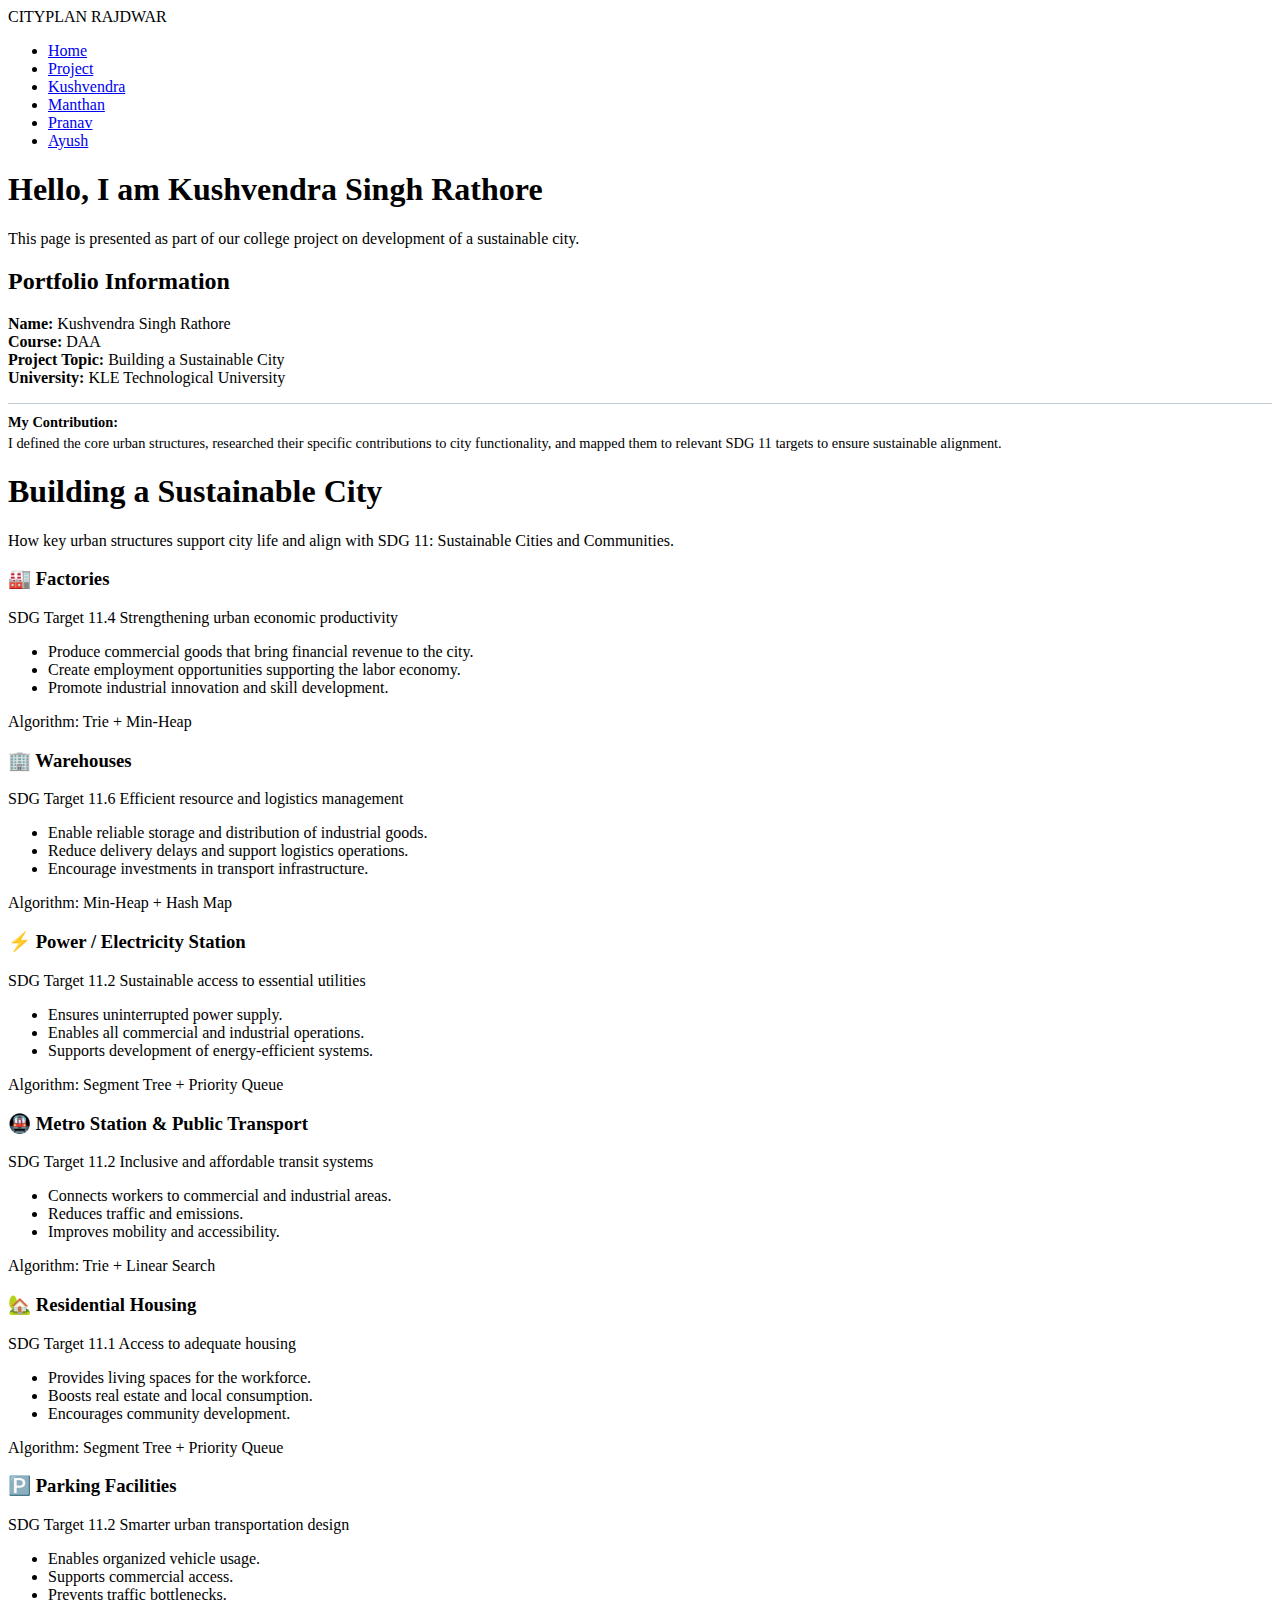
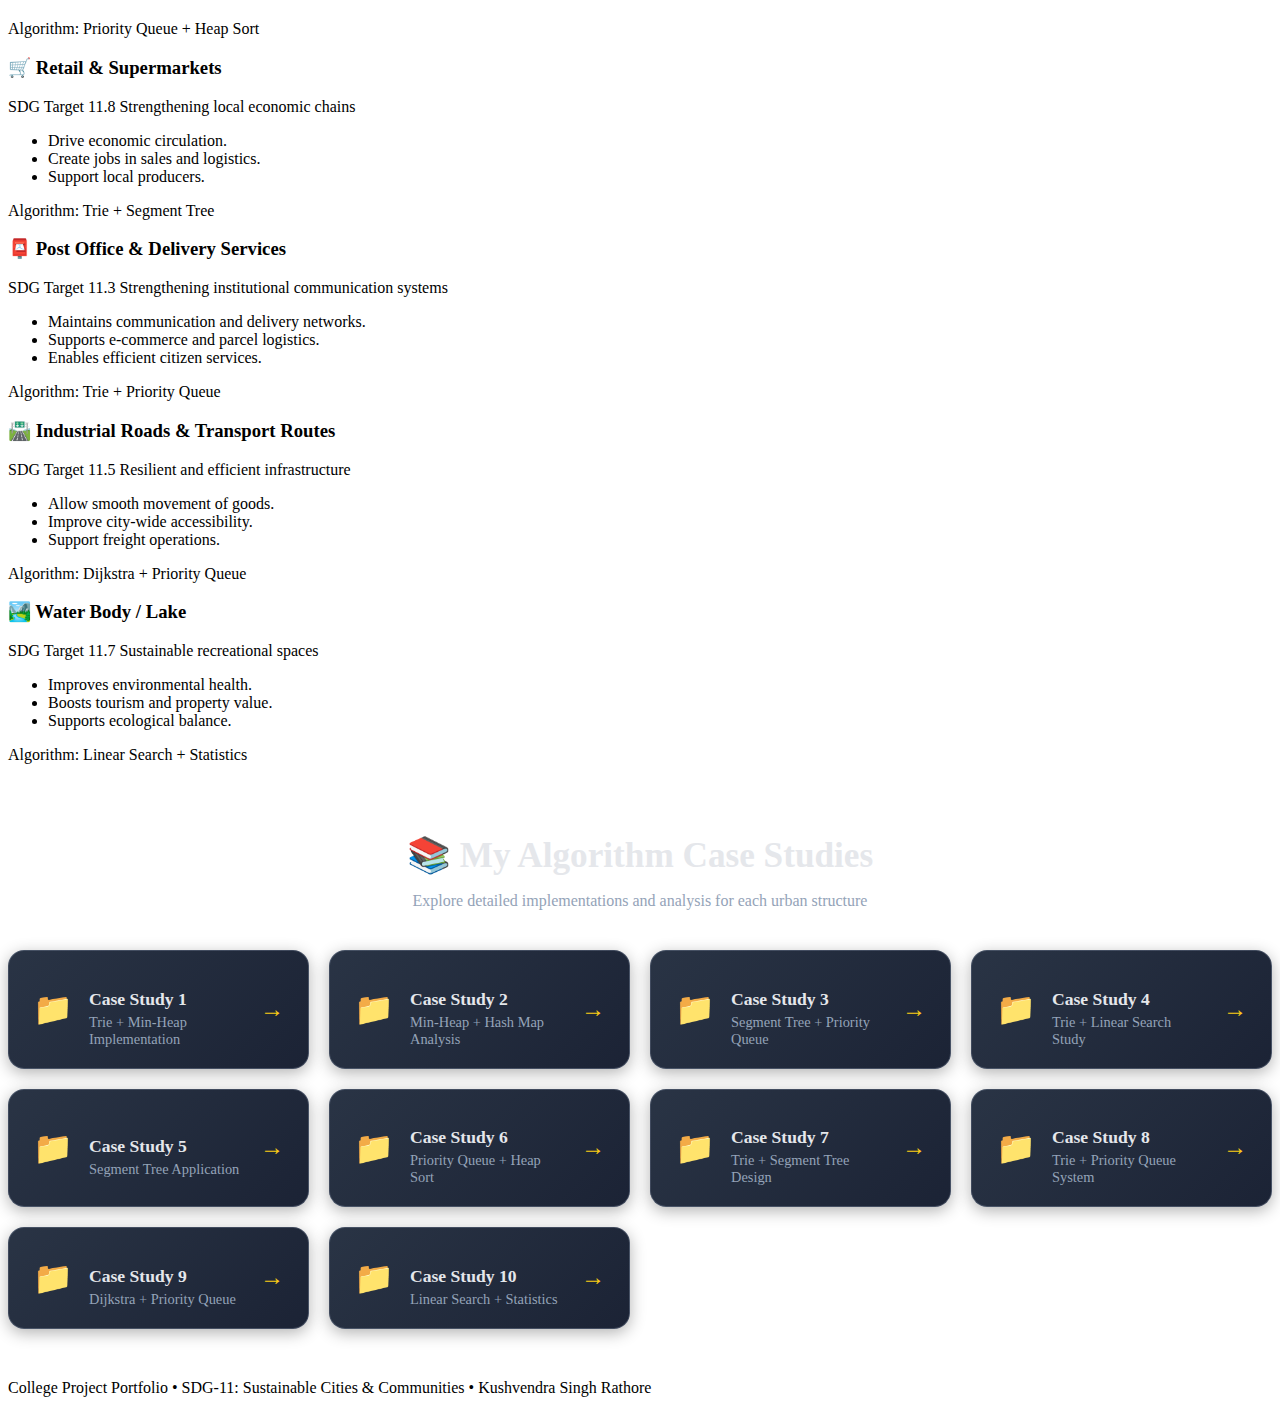
<file: kushvendra.html>
<!DOCTYPE html>
<html lang="en">
<head>
    <meta charset="UTF-8">
    <meta name="viewport" content="width=device-width, initial-scale=1.0">
    <title>Kushvendra Singh | City Design Team</title>
    <link rel="stylesheet" href="style.css">
</head>
<body>
    <!-- Navigation -->
    <nav>
        <div class="nav-inner">
            <div class="nav-logo">CITYPLAN <span>RAJDWAR</span></div>
            <ul>
                <li><a href="index.html">Home</a></li>
                <li><a href="project.html">Project</a></li>
                <li><a href="kushvendra.html" class="active">Kushvendra</a></li>
                <li><a href="manthan.html">Manthan</a></li>
                <li><a href="pranav.html">Pranav</a></li>
                <li><a href="ayush.html">Ayush</a></li>
            </ul>
        </div>
    </nav>

    <main class="container">
        <header class="page-header">
            <h1>Hello, I am Kushvendra Singh Rathore</h1>
            <p>This page is presented as part of our college project on development of a sustainable city.</p>

            <div class="portfolio-info-box">
                <h2>Portfolio Information</h2>
                <div class="info-grid">
                    <div class="info-item"><strong>Name:</strong> Kushvendra Singh Rathore</div>
                    <div class="info-item"><strong>Course:</strong> DAA</div>
                    <div class="info-item"><strong>Project Topic:</strong> Building a Sustainable City</div>
                    <div class="info-item"><strong>University:</strong> KLE Technological University</div>
                </div>
                <div style="margin-top: 16px; padding-top: 10px; border-top: 1px solid rgba(148,163,184,0.6); font-size: 0.9rem;">
                    <strong>My Contribution:</strong>
                    <p style="margin-top: 4px;">
                        I defined the core urban structures, researched their specific contributions to city functionality,
                        and mapped them to relevant SDG 11 targets to ensure sustainable alignment.
                    </p>
                </div>
            </div>
        </header>

        <section>
            <div class="project-title">
                <h1>Building a Sustainable City</h1>
                <p>How key urban structures support city life and align with SDG 11: Sustainable Cities and Communities.</p>
            </div>

            <section class="city-grid">

                <!-- FACTORIES -->
                <article class="structure-card">
                    <div class="card-header">
                        <h3 class="structure-name">🏭 Factories</h3>
                        <div class="sdg-badge">
                            <div class="sdg-text">
                                <span class="sdg-target-num">SDG Target 11.4</span>
                                <span class="sdg-target-desc">Strengthening urban economic productivity</span>
                            </div>
                        </div>
                    </div>
                    <div class="card-body">
                        <ul class="contribution-list">
                            <li>Produce commercial goods that bring financial revenue to the city.</li>
                            <li>Create employment opportunities supporting the labor economy.</li>
                            <li>Promote industrial innovation and skill development.</li>
                        </ul>
                        <div class="algo-badge">Algorithm: Trie + Min-Heap</div>
                    </div>
                </article>

                <!-- WAREHOUSES -->
                <article class="structure-card">
                    <div class="card-header">
                        <h3 class="structure-name">🏢 Warehouses</h3>
                        <div class="sdg-badge">
                            <div class="sdg-text">
                                <span class="sdg-target-num">SDG Target 11.6</span>
                                <span class="sdg-target-desc">Efficient resource and logistics management</span>
                            </div>
                        </div>
                    </div>
                    <div class="card-body">
                        <ul class="contribution-list">
                            <li>Enable reliable storage and distribution of industrial goods.</li>
                            <li>Reduce delivery delays and support logistics operations.</li>
                            <li>Encourage investments in transport infrastructure.</li>
                        </ul>
                        <div class="algo-badge">Algorithm: Min-Heap + Hash Map</div>
                    </div>
                </article>

                <!-- POWER STATION -->
                <article class="structure-card">
                    <div class="card-header">
                        <h3 class="structure-name">⚡ Power / Electricity Station</h3>
                        <div class="sdg-badge">
                            <div class="sdg-text">
                                <span class="sdg-target-num">SDG Target 11.2</span>
                                <span class="sdg-target-desc">Sustainable access to essential utilities</span>
                            </div>
                        </div>
                    </div>
                    <div class="card-body">
                        <ul class="contribution-list">
                            <li>Ensures uninterrupted power supply.</li>
                            <li>Enables all commercial and industrial operations.</li>
                            <li>Supports development of energy-efficient systems.</li>
                        </ul>
                        <div class="algo-badge">Algorithm: Segment Tree + Priority Queue</div>
                    </div>
                </article>

                <!-- METRO -->
                <article class="structure-card">
                    <div class="card-header">
                        <h3 class="structure-name">🚇 Metro Station & Public Transport</h3>
                        <div class="sdg-badge">
                            <div class="sdg-text">
                                <span class="sdg-target-num">SDG Target 11.2</span>
                                <span class="sdg-target-desc">Inclusive and affordable transit systems</span>
                            </div>
                        </div>
                    </div>
                    <div class="card-body">
                        <ul class="contribution-list">
                            <li>Connects workers to commercial and industrial areas.</li>
                            <li>Reduces traffic and emissions.</li>
                            <li>Improves mobility and accessibility.</li>
                        </ul>
                        <div class="algo-badge">Algorithm: Trie + Linear Search</div>
                    </div>
                </article>

                <!-- HOUSING -->
                <article class="structure-card">
                    <div class="card-header">
                        <h3 class="structure-name">🏡 Residential Housing</h3>
                        <div class="sdg-badge">
                            <div class="sdg-text">
                                <span class="sdg-target-num">SDG Target 11.1</span>
                                <span class="sdg-target-desc">Access to adequate housing</span>
                            </div>
                        </div>
                    </div>
                    <div class="card-body">
                        <ul class="contribution-list">
                            <li>Provides living spaces for the workforce.</li>
                            <li>Boosts real estate and local consumption.</li>
                            <li>Encourages community development.</li>
                        </ul>
                        <div class="algo-badge">Algorithm: Segment Tree + Priority Queue</div>
                    </div>
                </article>

                <!-- PARKING -->
                <article class="structure-card">
                    <div class="card-header">
                        <h3 class="structure-name">🅿️ Parking Facilities</h3>
                        <div class="sdg-badge">
                            <div class="sdg-text">
                                <span class="sdg-target-num">SDG Target 11.2</span>
                                <span class="sdg-target-desc">Smarter urban transportation design</span>
                            </div>
                        </div>
                    </div>
                    <div class="card-body">
                        <ul class="contribution-list">
                            <li>Enables organized vehicle usage.</li>
                            <li>Supports commercial access.</li>
                            <li>Prevents traffic bottlenecks.</li>
                        </ul>
                        <div class="algo-badge">Algorithm: Priority Queue + Heap Sort</div>
                    </div>
                </article>

                <!-- RETAIL -->
                <article class="structure-card">
                    <div class="card-header">
                        <h3 class="structure-name">🛒 Retail & Supermarkets</h3>
                        <div class="sdg-badge">
                            <div class="sdg-text">
                                <span class="sdg-target-num">SDG Target 11.8</span>
                                <span class="sdg-target-desc">Strengthening local economic chains</span>
                            </div>
                        </div>
                    </div>
                    <div class="card-body">
                        <ul class="contribution-list">
                            <li>Drive economic circulation.</li>
                            <li>Create jobs in sales and logistics.</li>
                            <li>Support local producers.</li>
                        </ul>
                        <div class="algo-badge">Algorithm: Trie + Segment Tree</div>
                    </div>
                </article>

                <!-- POST OFFICE -->
                <article class="structure-card">
                    <div class="card-header">
                        <h3 class="structure-name">📮 Post Office & Delivery Services</h3>
                        <div class="sdg-badge">
                            <div class="sdg-text">
                                <span class="sdg-target-num">SDG Target 11.3</span>
                                <span class="sdg-target-desc">Strengthening institutional communication systems</span>
                            </div>
                        </div>
                    </div>
                    <div class="card-body">
                        <ul class="contribution-list">
                            <li>Maintains communication and delivery networks.</li>
                            <li>Supports e-commerce and parcel logistics.</li>
                            <li>Enables efficient citizen services.</li>
                        </ul>
                        <div class="algo-badge">Algorithm: Trie + Priority Queue</div>
                    </div>
                </article>

                <!-- ROADS -->
                <article class="structure-card">
                    <div class="card-header">
                        <h3 class="structure-name">🛣️ Industrial Roads & Transport Routes</h3>
                        <div class="sdg-badge">
                            <div class="sdg-text">
                                <span class="sdg-target-num">SDG Target 11.5</span>
                                <span class="sdg-target-desc">Resilient and efficient infrastructure</span>
                            </div>
                        </div>
                    </div>
                    <div class="card-body">
                        <ul class="contribution-list">
                            <li>Allow smooth movement of goods.</li>
                            <li>Improve city-wide accessibility.</li>
                            <li>Support freight operations.</li>
                        </ul>
                        <div class="algo-badge">Algorithm: Dijkstra + Priority Queue</div>
                    </div>
                </article>

                <!-- WATER BODY -->
                <article class="structure-card">
                    <div class="card-header">
                        <h3 class="structure-name">🏞️ Water Body / Lake</h3>
                        <div class="sdg-badge">
                            <div class="sdg-text">
                                <span class="sdg-target-num">SDG Target 11.7</span>
                                <span class="sdg-target-desc">Sustainable recreational spaces</span>
                            </div>
                        </div>
                    </div>
                    <div class="card-body">
                        <ul class="contribution-list">
                            <li>Improves environmental health.</li>
                            <li>Boosts tourism and property value.</li>
                            <li>Supports ecological balance.</li>
                        </ul>
                        <div class="algo-badge">Algorithm: Linear Search + Statistics</div>
                    </div>
                </article>

            </section>
        </section>

        <!-- ===================== CASE STUDIES SECTION ===================== -->
        <section style="margin-top: 70px;">
            <div style="text-align: center; margin-bottom: 40px;">
                <h2 style="font-size: 2.2rem; color: #e5e7eb; margin-bottom: 12px;">
                    📚 My Algorithm Case Studies
                </h2>
                <p style="color: #94a3b8; font-size: 1rem;">
                    Explore detailed implementations and analysis for each urban structure
                </p>
            </div>

            <div id="kushv-case-studies-grid">
                <!-- Case Study 1 -->
                <a href="https://github.com/pranavchougule810-sys/CityPlan_Rajdwar.github.io/tree/main/KUSHVENDRA/case1" target="_blank" class="kushv-case-card">
                    <div class="kushv-case-icon">📁</div>
                    <div class="kushv-case-content">
                        <h3>Case Study 1</h3>
                        <p>Trie + Min-Heap Implementation</p>
                    </div>
                    <div class="kushv-case-arrow">→</div>
                </a>

                <!-- Case Study 2 -->
                <a href="https://github.com/pranavchougule810-sys/CityPlan_Rajdwar.github.io/tree/main/KUSHVENDRA/case2" target="_blank" class="kushv-case-card">
                    <div class="kushv-case-icon">📁</div>
                    <div class="kushv-case-content">
                        <h3>Case Study 2</h3>
                        <p>Min-Heap + Hash Map Analysis</p>
                    </div>
                    <div class="kushv-case-arrow">→</div>
                </a>

                <!-- Case Study 3 -->
                <a href="https://github.com/pranavchougule810-sys/CityPlan_Rajdwar.github.io/tree/main/KUSHVENDRA/case3" target="_blank" class="kushv-case-card">
                    <div class="kushv-case-icon">📁</div>
                    <div class="kushv-case-content">
                        <h3>Case Study 3</h3>
                        <p>Segment Tree + Priority Queue</p>
                    </div>
                    <div class="kushv-case-arrow">→</div>
                </a>

                <!-- Case Study 4 -->
                <a href="https://github.com/pranavchougule810-sys/CityPlan_Rajdwar.github.io/tree/main/KUSHVENDRA/case4" target="_blank" class="kushv-case-card">
                    <div class="kushv-case-icon">📁</div>
                    <div class="kushv-case-content">
                        <h3>Case Study 4</h3>
                        <p>Trie + Linear Search Study</p>
                    </div>
                    <div class="kushv-case-arrow">→</div>
                </a>

                <!-- Case Study 5 -->
                <a href="https://github.com/pranavchougule810-sys/CityPlan_Rajdwar.github.io/tree/main/KUSHVENDRA/case5" target="_blank" class="kushv-case-card">
                    <div class="kushv-case-icon">📁</div>
                    <div class="kushv-case-content">
                        <h3>Case Study 5</h3>
                        <p>Segment Tree Application</p>
                    </div>
                    <div class="kushv-case-arrow">→</div>
                </a>

                <!-- Case Study 6 -->
                <a href="https://github.com/pranavchougule810-sys/CityPlan_Rajdwar.github.io/tree/main/KUSHVENDRA/case6" target="_blank" class="kushv-case-card">
                    <div class="kushv-case-icon">📁</div>
                    <div class="kushv-case-content">
                        <h3>Case Study 6</h3>
                        <p>Priority Queue + Heap Sort</p>
                    </div>
                    <div class="kushv-case-arrow">→</div>
                </a>

                <!-- Case Study 7 -->
                <a href="https://github.com/pranavchougule810-sys/CityPlan_Rajdwar.github.io/tree/main/KUSHVENDRA/case7" target="_blank" class="kushv-case-card">
                    <div class="kushv-case-icon">📁</div>
                    <div class="kushv-case-content">
                        <h3>Case Study 7</h3>
                        <p>Trie + Segment Tree Design</p>
                    </div>
                    <div class="kushv-case-arrow">→</div>
                </a>

                <!-- Case Study 8 -->
                <a href="https://github.com/pranavchougule810-sys/CityPlan_Rajdwar.github.io/tree/main/KUSHVENDRA/case8" target="_blank" class="kushv-case-card">
                    <div class="kushv-case-icon">📁</div>
                    <div class="kushv-case-content">
                        <h3>Case Study 8</h3>
                        <p>Trie + Priority Queue System</p>
                    </div>
                    <div class="kushv-case-arrow">→</div>
                </a>

                <!-- Case Study 9 -->
                <a href="https://github.com/pranavchougule810-sys/CityPlan_Rajdwar.github.io/tree/main/KUSHVENDRA/case9" target="_blank" class="kushv-case-card">
                    <div class="kushv-case-icon">📁</div>
                    <div class="kushv-case-content">
                        <h3>Case Study 9</h3>
                        <p>Dijkstra + Priority Queue</p>
                    </div>
                    <div class="kushv-case-arrow">→</div>
                </a>

                <!-- Case Study 10 -->
                <a href="https://github.com/pranavchougule810-sys/CityPlan_Rajdwar.github.io/tree/main/KUSHVENDRA/case10" target="_blank" class="kushv-case-card">
                    <div class="kushv-case-icon">📁</div>
                    <div class="kushv-case-content">
                        <h3>Case Study 10</h3>
                        <p>Linear Search + Statistics</p>
                    </div>
                    <div class="kushv-case-arrow">→</div>
                </a>
            </div>
        </section>

        <style>
            /* Scoped Case Studies Grid Styles - Only for Kushvendra's page */
            #kushv-case-studies-grid {
                display: grid;
                grid-template-columns: repeat(auto-fit, minmax(300px, 1fr));
                gap: 20px;
                margin-bottom: 50px;
            }

            .kushv-case-card {
                position: relative;
                display: flex;
                align-items: center;
                gap: 16px;
                padding: 20px 24px;
                background: linear-gradient(135deg, rgba(30, 41, 59, 0.95), rgba(15, 23, 42, 0.95));
                border: 1px solid rgba(148, 163, 184, 0.3);
                border-radius: 16px;
                text-decoration: none;
                color: #e5e7eb;
                transition: all 0.3s ease;
                overflow: hidden;
                box-shadow: 0 4px 16px rgba(0, 0, 0, 0.3);
            }

            .kushv-case-card::before {
                content: '';
                position: absolute;
                top: 0;
                left: 0;
                width: 4px;
                height: 100%;
                background: linear-gradient(180deg, #facc15, #f97316);
                transform: scaleY(0);
                transition: transform 0.3s ease;
            }

            .kushv-case-card:hover {
                transform: translateX(8px);
                border-color: #facc15;
                box-shadow: 0 8px 24px rgba(250, 204, 21, 0.2);
                background: linear-gradient(135deg, rgba(30, 41, 59, 1), rgba(30, 64, 175, 0.3));
            }

            .kushv-case-card:hover::before {
                transform: scaleY(1);
            }

            .kushv-case-icon {
                font-size: 2rem;
                flex-shrink: 0;
                transition: transform 0.3s ease;
            }

            .kushv-case-card:hover .kushv-case-icon {
                transform: scale(1.1) rotate(5deg);
            }

            .kushv-case-content {
                flex: 1;
            }

            .kushv-case-content h3 {
                font-size: 1.1rem;
                font-weight: 700;
                margin-bottom: 4px;
                color: #e5e7eb;
            }

            .kushv-case-content p {
                font-size: 0.9rem;
                color: #94a3b8;
                margin: 0;
            }

            .kushv-case-arrow {
                font-size: 1.5rem;
                color: #facc15;
                flex-shrink: 0;
                transition: transform 0.3s ease;
            }

            .kushv-case-card:hover .kushv-case-arrow {
                transform: translateX(5px);
            }

            @media (max-width: 768px) {
                #kushv-case-studies-grid {
                    grid-template-columns: 1fr;
                    gap: 16px;
                }

                .kushv-case-card {
                    padding: 16px 20px;
                }

                .kushv-case-content h3 {
                    font-size: 1rem;
                }

                .kushv-case-content p {
                    font-size: 0.85rem;
                }
            }
        </style>
        <!-- =================== END CASE STUDIES SECTION =================== -->

        <footer>
            College Project Portfolio • SDG-11: Sustainable Cities & Communities • Kushvendra Singh Rathore
        </footer>
    </main>
</body>
</html>
</file>
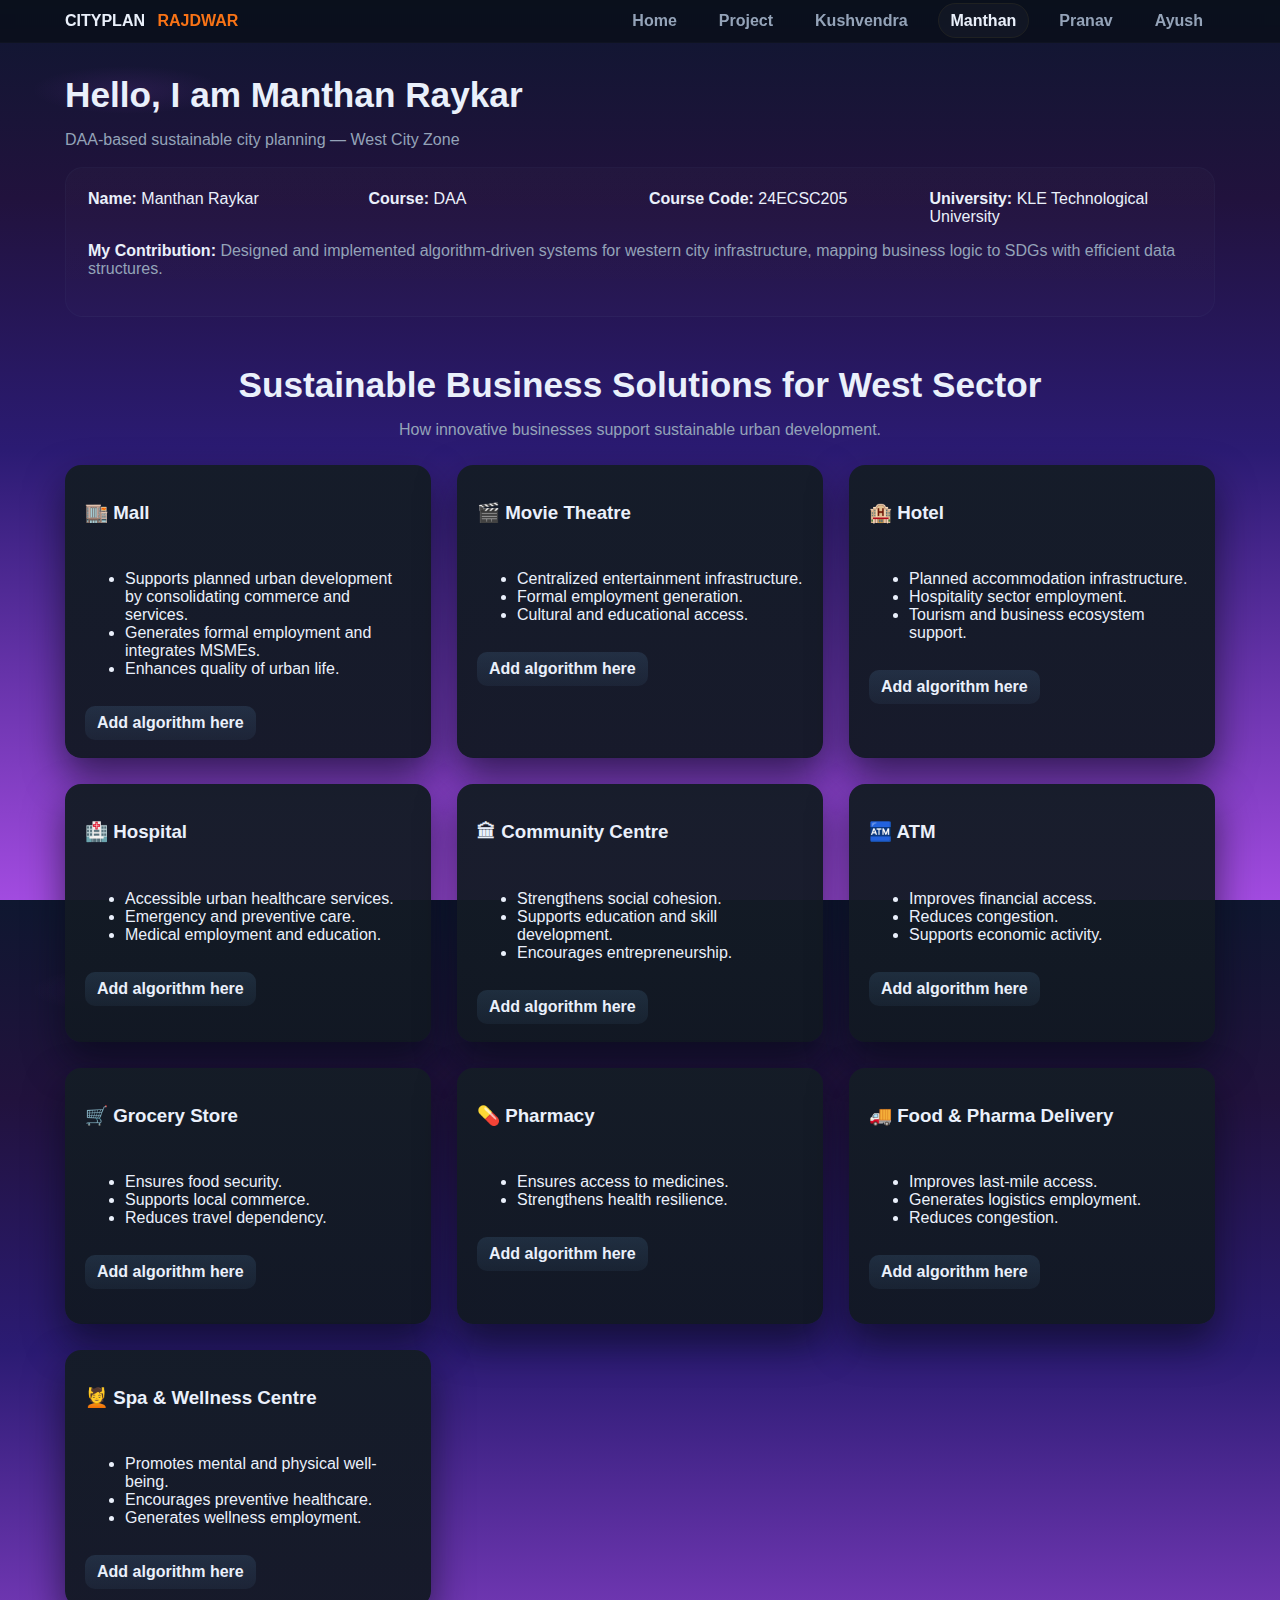
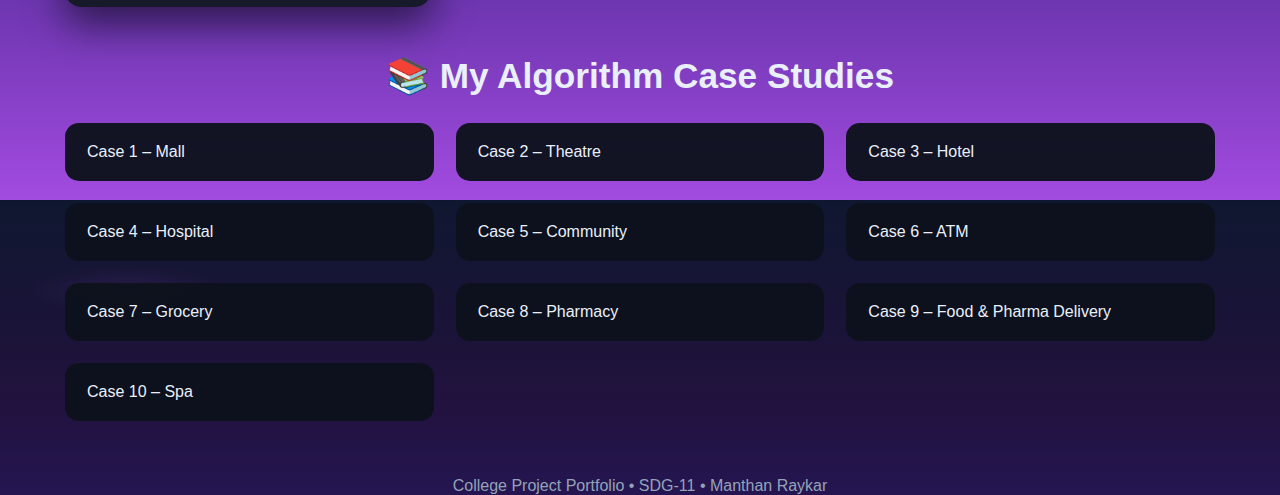
<file: manthan.html>
<!DOCTYPE html>
<html lang="en">
<head>
  <meta charset="utf-8" />
  <meta name="viewport" content="width=device-width,initial-scale=1" />
  <title>Manthan Raykar | City Design Team</title>

  <style>
    :root{
      --bg-top:#0f1730;
      --bg-mid:#2b1b73;
      --bg-bottom:#a24be0;
      --card-dark-1:rgba(20,28,38,0.96);
      --card-dark-2:rgba(17,24,34,0.94);
      --muted:#94a3b8;
      --text:#eaf0fb;
      --accent-yellow:#facc15;
      --accent-orange:#f97316;
      --sdg-yellow-bg:rgba(250,204,21,0.06);
      --sdg-yellow-border:rgba(250,204,21,0.95);
      --pill-blue:#7cc6ff;
      --card-radius:16px;
      --container-width:1150px;
      font-family:Inter,"Segoe UI",Roboto,Arial,sans-serif;
    }

    html,body{
      height:100%;
      margin:0;
      color:var(--text);
      background:
        radial-gradient(1200px 300px at 10% 10%, rgba(162,75,224,0.12), transparent 8%),
        linear-gradient(180deg,var(--bg-top) 0%,#21123d 22%,var(--bg-mid) 50%,var(--bg-bottom) 100%);
    }

    .wrap{max-width:var(--container-width);margin:32px auto;padding:0 20px}

    nav{
      position:sticky;top:0;z-index:60;
      background:rgba(8,12,18,0.65);
      backdrop-filter:blur(6px);
      border-bottom:1px solid rgba(255,255,255,0.02);
    }
    .nav-inner{
      max-width:var(--container-width);
      margin:0 auto;
      padding:12px 20px;
      display:flex;
      justify-content:space-between;
      align-items:center;
    }
    .nav-logo{font-weight:900}
    .nav-logo span{color:var(--accent-orange);margin-left:8px}
    nav ul{list-style:none;display:flex;gap:18px;margin:0;padding:0}
    nav a{
      text-decoration:none;
      color:var(--muted);
      padding:8px 12px;
      border-radius:20px;
      font-weight:700;
    }
    nav a.active{
      background:rgba(255,255,255,0.03);
      color:var(--text);
      border:1px solid rgba(250,204,21,0.06);
    }

    header h1{font-size:2.2rem;margin:0 0 8px}
    header p{color:var(--muted)}

    .portfolio-info{
      margin-top:18px;
      background:linear-gradient(180deg,rgba(255,255,255,0.02),rgba(255,255,255,0.01));
      border-radius:18px;
      padding:22px;
      border:1px solid rgba(100,140,170,0.06);
    }
    .info-grid{
      display:grid;
      grid-template-columns:repeat(4,1fr);
      gap:18px;
    }
    .info-item strong{color:var(--text)}

    .section-title{text-align:center;margin:48px 0 26px}
    .section-title h2{font-size:2.2rem;margin:0}
    .section-title p{color:var(--muted)}

    .structure-grid{
      display:grid;
      grid-template-columns:repeat(3,1fr);
      gap:26px;
    }

    .pr-card{
      background:linear-gradient(180deg,var(--card-dark-1),var(--card-dark-2));
      border-radius:var(--card-radius);
      padding:18px 20px;
      min-height:220px;
      box-shadow:0 18px 38px rgba(5,8,20,0.6);
      display:flex;
      flex-direction:column;
      gap:12px;
    }

    .algo-pill{
      background:linear-gradient(180deg,rgba(124,198,255,0.12),rgba(124,198,255,0.06));
      padding:8px 12px;
      border-radius:10px;
      font-weight:700;
      display:inline-block;
      width:fit-content;
    }

    .case-grid{
      display:grid;
      grid-template-columns:repeat(3,1fr);
      gap:22px;
      margin-bottom:56px;
    }

    .case-card{
      padding:20px 22px;
      background:rgba(12,18,28,0.96);
      border-radius:14px;
      text-decoration:none;
      color:var(--text);
      display:flex;
      align-items:center;
      gap:16px;
    }

    footer{text-align:center;color:var(--muted);margin:40px 0 80px}
  </style>
</head>

<body>

<nav>
  <div class="nav-inner">
    <div class="nav-logo">CITYPLAN <span>RAJDWAR</span></div>
    <ul>
      <li><a href="index.html">Home</a></li>
      <li><a href="project.html">Project</a></li>
      <li><a href="kushvendra.html">Kushvendra</a></li>
      <li><a href="manthan.html" class="active">Manthan</a></li>
      <li><a href="pranav.html">Pranav</a></li>
      <li><a href="ayush.html">Ayush</a></li>
    </ul>
  </div>
</nav>

<div class="wrap">

<header>
  <h1>Hello, I am Manthan Raykar</h1>
  <p>DAA-based sustainable city planning — West City Zone</p>

  <div class="portfolio-info">
    <div class="info-grid">
      <div class="info-item"><strong>Name:</strong> Manthan Raykar</div>
      <div class="info-item"><strong>Course:</strong> DAA</div>
      <div class="info-item"><strong>Course Code:</strong> 24ECSC205</div>
      <div class="info-item"><strong>University:</strong> KLE Technological University</div>
    </div>
    <p style="margin-top:16px;color:var(--muted)">
      <strong style="color:var(--text)">My Contribution:</strong>
      Designed and implemented algorithm-driven systems for western city infrastructure,
      mapping business logic to SDGs with efficient data structures.
    </p>
  </div>
</header>

<section class="section-title">
  <h2>Sustainable Business Solutions for West Sector</h2>
  <p>How innovative businesses support sustainable urban development.</p>
</section>

<section class="structure-grid">

  <!-- 1. Mall -->
  <article class="pr-card">
    <h3>🏬 Mall</h3>
    <ul>
      <li>Supports planned urban development by consolidating commerce and services.</li>
      <li>Generates formal employment and integrates MSMEs.</li>
      <li>Enhances quality of urban life.</li>
    </ul>
    <span class="algo-pill">Add algorithm here</span>
  </article>

  <!-- 2. Movie Theatre -->
  <article class="pr-card">
    <h3>🎬 Movie Theatre</h3>
    <ul>
      <li>Centralized entertainment infrastructure.</li>
      <li>Formal employment generation.</li>
      <li>Cultural and educational access.</li>
    </ul>
    <span class="algo-pill">Add algorithm here</span>
  </article>

  <!-- 3. Hotel -->
  <article class="pr-card">
    <h3>🏨 Hotel</h3>
    <ul>
      <li>Planned accommodation infrastructure.</li>
      <li>Hospitality sector employment.</li>
      <li>Tourism and business ecosystem support.</li>
    </ul>
    <span class="algo-pill">Add algorithm here</span>
  </article>

  <!-- 4. Hospital -->
  <article class="pr-card">
    <h3>🏥 Hospital</h3>
    <ul>
      <li>Accessible urban healthcare services.</li>
      <li>Emergency and preventive care.</li>
      <li>Medical employment and education.</li>
    </ul>
    <span class="algo-pill">Add algorithm here</span>
  </article>

  <!-- 5. Community -->
  <article class="pr-card">
    <h3>🏛 Community Centre</h3>
    <ul>
      <li>Strengthens social cohesion.</li>
      <li>Supports education and skill development.</li>
      <li>Encourages entrepreneurship.</li>
    </ul>
    <span class="algo-pill">Add algorithm here</span>
  </article>

  <!-- 6. ATM -->
  <article class="pr-card">
    <h3>🏧 ATM</h3>
    <ul>
      <li>Improves financial access.</li>
      <li>Reduces congestion.</li>
      <li>Supports economic activity.</li>
    </ul>
    <span class="algo-pill">Add algorithm here</span>
  </article>

  <!-- 7. Grocery -->
  <article class="pr-card">
    <h3>🛒 Grocery Store</h3>
    <ul>
      <li>Ensures food security.</li>
      <li>Supports local commerce.</li>
      <li>Reduces travel dependency.</li>
    </ul>
    <span class="algo-pill">Add algorithm here</span>
  </article>

  <!-- 8. Pharmacy -->
  <article class="pr-card">
    <h3>💊 Pharmacy</h3>
    <ul>
      <li>Ensures access to medicines.</li>
      <li>Strengthens health resilience.</li>
    </ul>
    <span class="algo-pill">Add algorithm here</span>
  </article>

  <!-- 9. Food & Pharma Delivery -->
  <article class="pr-card">
    <h3>🚚 Food & Pharma Delivery</h3>
    <ul>
      <li>Improves last-mile access.</li>
      <li>Generates logistics employment.</li>
      <li>Reduces congestion.</li>
    </ul>
    <span class="algo-pill">Add algorithm here</span>
  </article>

  <!-- 10. Spa -->
  <article class="pr-card">
    <h3>💆 Spa & Wellness Centre</h3>
    <ul>
      <li>Promotes mental and physical well-being.</li>
      <li>Encourages preventive healthcare.</li>
      <li>Generates wellness employment.</li>
    </ul>
    <span class="algo-pill">Add algorithm here</span>
  </article>

</section>

<section class="section-title">
  <h2>📚 My Algorithm Case Studies</h2>
</section>

<div class="case-grid">
  <a class="case-card" target="_blank" href="https://github.com/pranavchougule810-sys/CityPlan_Rajdwar.github.io/tree/main/Manthan/case1">Case 1 – Mall</a>
  <a class="case-card" target="_blank" href="https://github.com/pranavchougule810-sys/CityPlan_Rajdwar.github.io/tree/main/Manthan/case2">Case 2 – Theatre</a>
  <a class="case-card" target="_blank" href="https://github.com/pranavchougule810-sys/CityPlan_Rajdwar.github.io/tree/main/Manthan/case3">Case 3 – Hotel</a>
  <a class="case-card" target="_blank" href="https://github.com/pranavchougule810-sys/CityPlan_Rajdwar.github.io/tree/main/Manthan/case4">Case 4 – Hospital</a>
  <a class="case-card" target="_blank" href="https://github.com/pranavchougule810-sys/CityPlan_Rajdwar.github.io/tree/main/Manthan/case5">Case 5 – Community</a>
  <a class="case-card" target="_blank" href="https://github.com/pranavchougule810-sys/CityPlan_Rajdwar.github.io/tree/main/Manthan/case6">Case 6 – ATM</a>
  <a class="case-card" target="_blank" href="https://github.com/pranavchougule810-sys/CityPlan_Rajdwar.github.io/tree/main/Manthan/case7">Case 7 – Grocery</a>
  <a class="case-card" target="_blank" href="https://github.com/pranavchougule810-sys/CityPlan_Rajdwar.github.io/tree/main/Manthan/case8">Case 8 – Pharmacy</a>
  <a class="case-card" target="_blank" href="https://github.com/pranavchougule810-sys/CityPlan_Rajdwar.github.io/tree/main/Manthan/case9">Case 9 – Food & Pharma Delivery</a>
  <a class="case-card" target="_blank" href="https://github.com/pranavchougule810-sys/CityPlan_Rajdwar.github.io/tree/main/Manthan/case10">Case 10 – Spa</a>
</div>

<footer>
  College Project Portfolio • SDG-11 • Manthan Raykar
</footer>

</div>
</body>
</html>
</file>
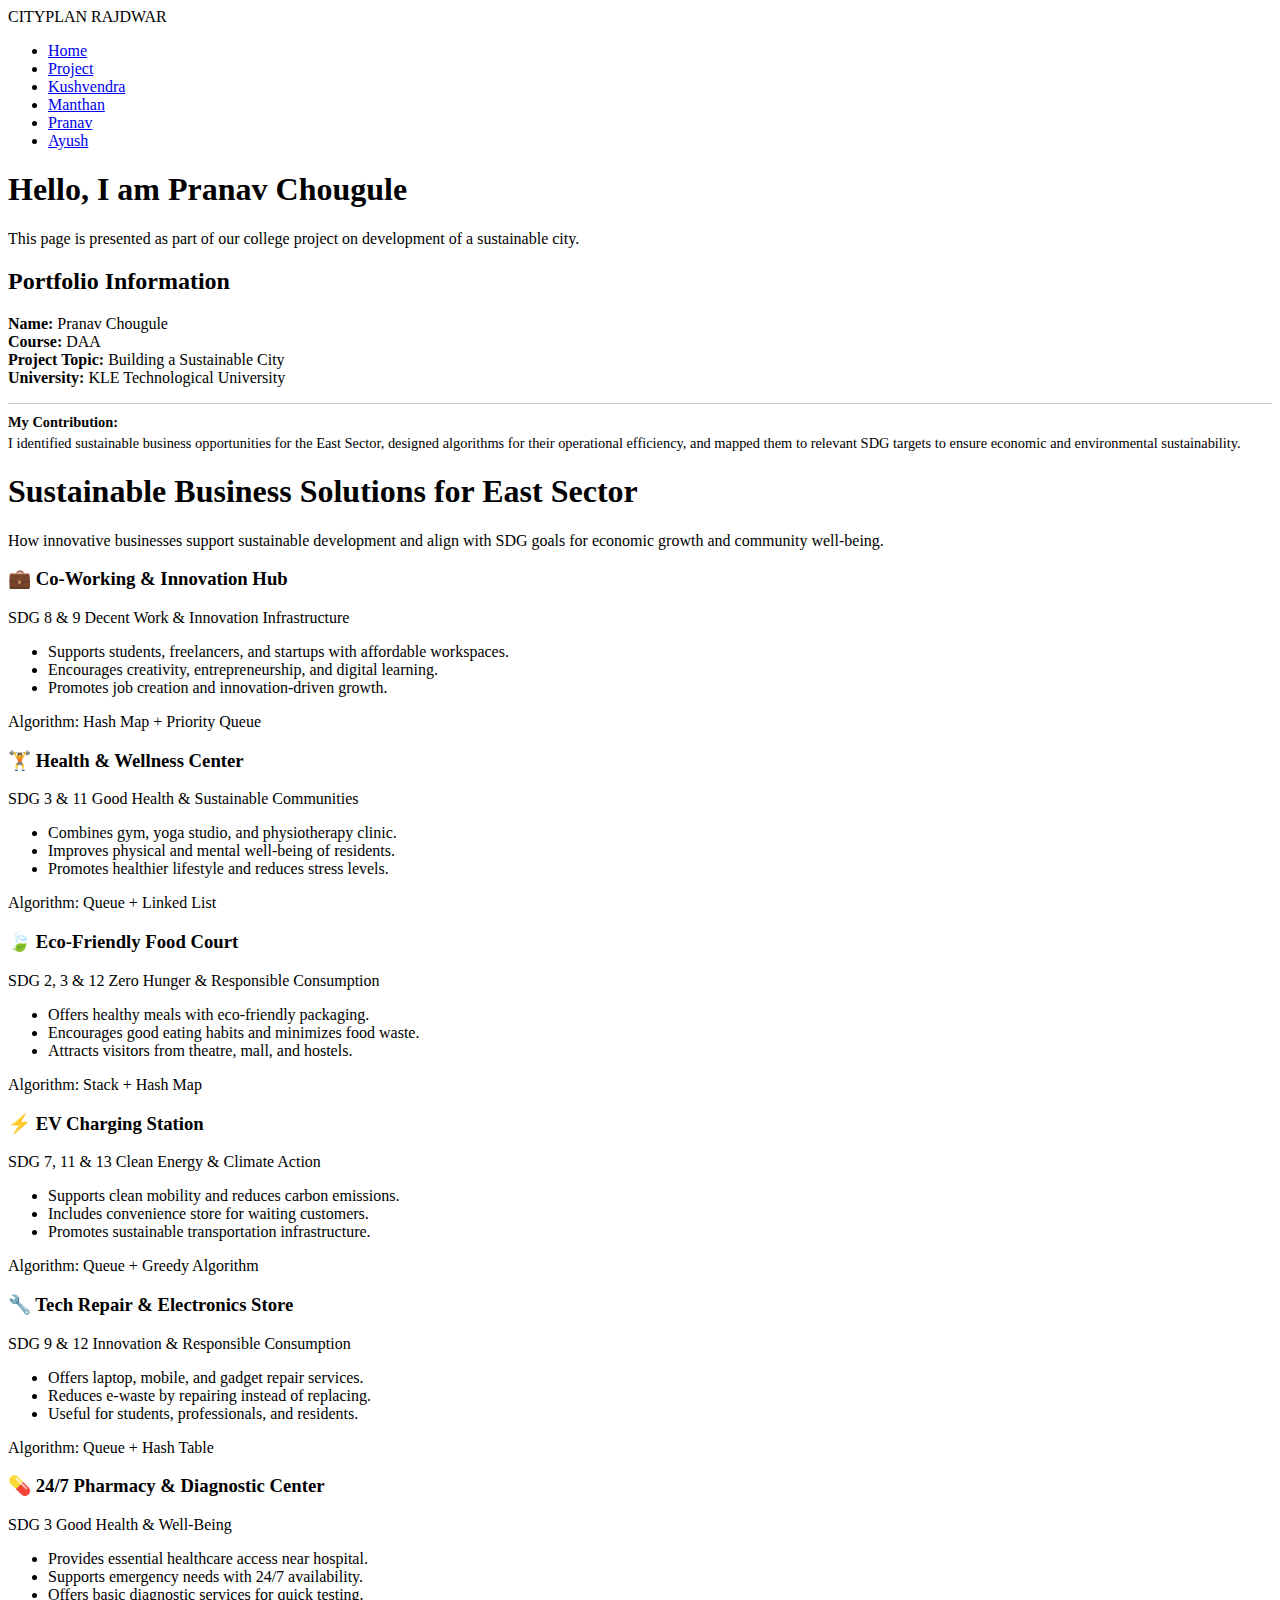
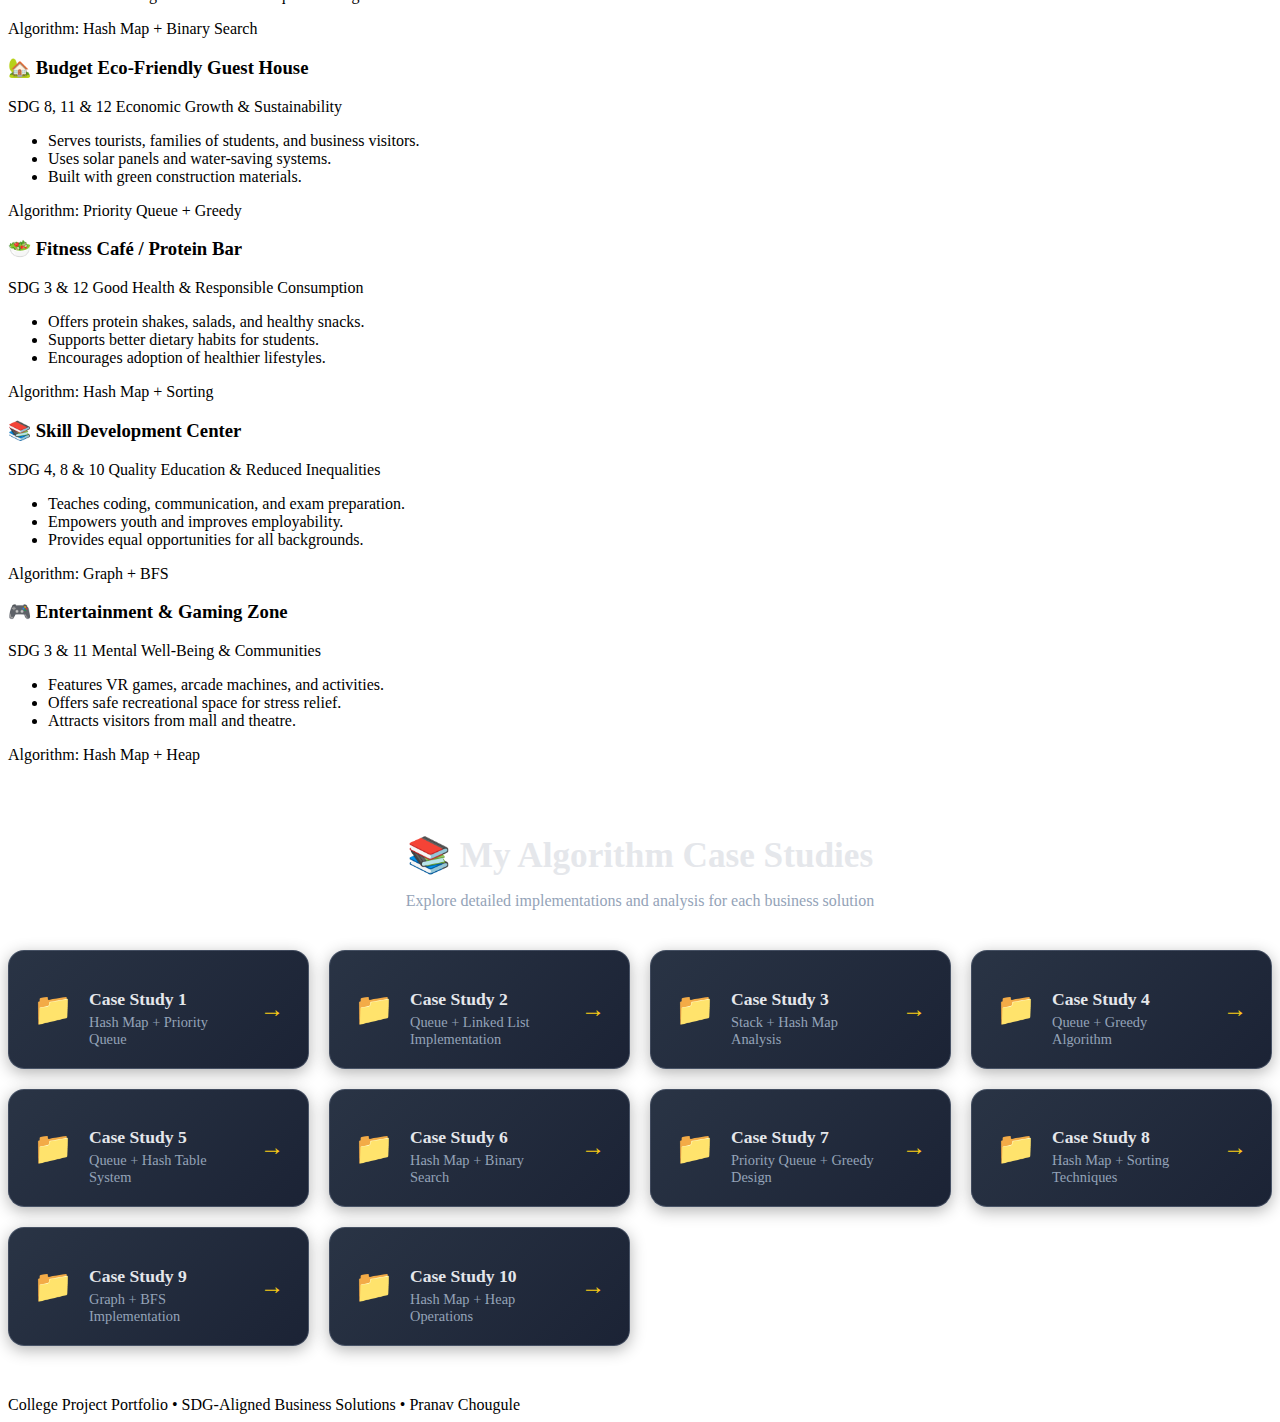
<file: pranav.html>
<!DOCTYPE html>
<html lang="en">
<head>
    <meta charset="UTF-8">
    <meta name="viewport" content="width=device-width, initial-scale=1.0">
    <title>Pranav Chougule | City Design Team</title>
    <link rel="stylesheet" href="style.css">
</head>
<body>
    <!-- Navigation -->
    <nav>
        <div class="nav-inner">
            <div class="nav-logo">CITYPLAN <span>RAJDWAR</span></div>
            <ul>
                <li><a href="index.html">Home</a></li>
                <li><a href="project.html">Project</a></li>
                <li><a href="kushvendra.html">Kushvendra</a></li>
                <li><a href="manthan.html">Manthan</a></li>
                <li><a href="pranav.html" class="active">Pranav</a></li>
                <li><a href="ayush.html">Ayush</a></li>
            </ul>
        </div>
    </nav>

    <main class="container">
        <header class="page-header">
            <h1>Hello, I am Pranav Chougule</h1>
            <p>This page is presented as part of our college project on development of a sustainable city.</p>

            <div class="portfolio-info-box">
                <h2>Portfolio Information</h2>
                <div class="info-grid">
                    <div class="info-item"><strong>Name:</strong> Pranav Chougule</div>
                    <div class="info-item"><strong>Course:</strong> DAA</div>
                    <div class="info-item"><strong>Project Topic:</strong> Building a Sustainable City</div>
                    <div class="info-item"><strong>University:</strong> KLE Technological University</div>
                </div>
                <div style="margin-top: 16px; padding-top: 10px; border-top: 1px solid rgba(148,163,184,0.6); font-size: 0.9rem;">
                    <strong>My Contribution:</strong>
                    <p style="margin-top: 4px;">
                        I identified sustainable business opportunities for the East Sector, designed algorithms for their operational efficiency,
                        and mapped them to relevant SDG targets to ensure economic and environmental sustainability.
                    </p>
                </div>
            </div>
        </header>

        <section>
            <div class="project-title">
                <h1>Sustainable Business Solutions for East Sector</h1>
                <p>How innovative businesses support sustainable development and align with SDG goals for economic growth and community well-being.</p>
            </div>

            <section class="city-grid">

                <!-- BUSINESS 1 -->
                <article class="structure-card">
                    <div class="card-header">
                        <h3 class="structure-name">💼 Co-Working & Innovation Hub</h3>
                        <div class="sdg-badge">
                            <div class="sdg-text">
                                <span class="sdg-target-num">SDG 8 & 9</span>
                                <span class="sdg-target-desc">Decent Work & Innovation Infrastructure</span>
                            </div>
                        </div>
                    </div>
                    <div class="card-body">
                        <ul class="contribution-list">
                            <li>Supports students, freelancers, and startups with affordable workspaces.</li>
                            <li>Encourages creativity, entrepreneurship, and digital learning.</li>
                            <li>Promotes job creation and innovation-driven growth.</li>
                        </ul>
                        <div class="algo-badge">Algorithm: Hash Map + Priority Queue</div>
                    </div>
                </article>

                <!-- BUSINESS 2 -->
                <article class="structure-card">
                    <div class="card-header">
                        <h3 class="structure-name">🏋️ Health & Wellness Center</h3>
                        <div class="sdg-badge">
                            <div class="sdg-text">
                                <span class="sdg-target-num">SDG 3 & 11</span>
                                <span class="sdg-target-desc">Good Health & Sustainable Communities</span>
                            </div>
                        </div>
                    </div>
                    <div class="card-body">
                        <ul class="contribution-list">
                            <li>Combines gym, yoga studio, and physiotherapy clinic.</li>
                            <li>Improves physical and mental well-being of residents.</li>
                            <li>Promotes healthier lifestyle and reduces stress levels.</li>
                        </ul>
                        <div class="algo-badge">Algorithm: Queue + Linked List</div>
                    </div>
                </article>

                <!-- BUSINESS 3 -->
                <article class="structure-card">
                    <div class="card-header">
                        <h3 class="structure-name">🍃 Eco-Friendly Food Court</h3>
                        <div class="sdg-badge">
                            <div class="sdg-text">
                                <span class="sdg-target-num">SDG 2, 3 & 12</span>
                                <span class="sdg-target-desc">Zero Hunger & Responsible Consumption</span>
                            </div>
                        </div>
                    </div>
                    <div class="card-body">
                        <ul class="contribution-list">
                            <li>Offers healthy meals with eco-friendly packaging.</li>
                            <li>Encourages good eating habits and minimizes food waste.</li>
                            <li>Attracts visitors from theatre, mall, and hostels.</li>
                        </ul>
                        <div class="algo-badge">Algorithm: Stack + Hash Map</div>
                    </div>
                </article>

                <!-- BUSINESS 4 -->
                <article class="structure-card">
                    <div class="card-header">
                        <h3 class="structure-name">⚡ EV Charging Station</h3>
                        <div class="sdg-badge">
                            <div class="sdg-text">
                                <span class="sdg-target-num">SDG 7, 11 & 13</span>
                                <span class="sdg-target-desc">Clean Energy & Climate Action</span>
                            </div>
                        </div>
                    </div>
                    <div class="card-body">
                        <ul class="contribution-list">
                            <li>Supports clean mobility and reduces carbon emissions.</li>
                            <li>Includes convenience store for waiting customers.</li>
                            <li>Promotes sustainable transportation infrastructure.</li>
                        </ul>
                        <div class="algo-badge">Algorithm: Queue + Greedy Algorithm</div>
                    </div>
                </article>

                <!-- BUSINESS 5 -->
                <article class="structure-card">
                    <div class="card-header">
                        <h3 class="structure-name">🔧 Tech Repair & Electronics Store</h3>
                        <div class="sdg-badge">
                            <div class="sdg-text">
                                <span class="sdg-target-num">SDG 9 & 12</span>
                                <span class="sdg-target-desc">Innovation & Responsible Consumption</span>
                            </div>
                        </div>
                    </div>
                    <div class="card-body">
                        <ul class="contribution-list">
                            <li>Offers laptop, mobile, and gadget repair services.</li>
                            <li>Reduces e-waste by repairing instead of replacing.</li>
                            <li>Useful for students, professionals, and residents.</li>
                        </ul>
                        <div class="algo-badge">Algorithm: Queue + Hash Table</div>
                    </div>
                </article>

                <!-- BUSINESS 6 -->
                <article class="structure-card">
                    <div class="card-header">
                        <h3 class="structure-name">💊 24/7 Pharmacy & Diagnostic Center</h3>
                        <div class="sdg-badge">
                            <div class="sdg-text">
                                <span class="sdg-target-num">SDG 3</span>
                                <span class="sdg-target-desc">Good Health & Well-Being</span>
                            </div>
                        </div>
                    </div>
                    <div class="card-body">
                        <ul class="contribution-list">
                            <li>Provides essential healthcare access near hospital.</li>
                            <li>Supports emergency needs with 24/7 availability.</li>
                            <li>Offers basic diagnostic services for quick testing.</li>
                        </ul>
                        <div class="algo-badge">Algorithm: Hash Map + Binary Search</div>
                    </div>
                </article>

                <!-- BUSINESS 7 -->
                <article class="structure-card">
                    <div class="card-header">
                        <h3 class="structure-name">🏡 Budget Eco-Friendly Guest House</h3>
                        <div class="sdg-badge">
                            <div class="sdg-text">
                                <span class="sdg-target-num">SDG 8, 11 & 12</span>
                                <span class="sdg-target-desc">Economic Growth & Sustainability</span>
                            </div>
                        </div>
                    </div>
                    <div class="card-body">
                        <ul class="contribution-list">
                            <li>Serves tourists, families of students, and business visitors.</li>
                            <li>Uses solar panels and water-saving systems.</li>
                            <li>Built with green construction materials.</li>
                        </ul>
                        <div class="algo-badge">Algorithm: Priority Queue + Greedy</div>
                    </div>
                </article>

                <!-- BUSINESS 8 -->
                <article class="structure-card">
                    <div class="card-header">
                        <h3 class="structure-name">🥗 Fitness Café / Protein Bar</h3>
                        <div class="sdg-badge">
                            <div class="sdg-text">
                                <span class="sdg-target-num">SDG 3 & 12</span>
                                <span class="sdg-target-desc">Good Health & Responsible Consumption</span>
                            </div>
                        </div>
                    </div>
                    <div class="card-body">
                        <ul class="contribution-list">
                            <li>Offers protein shakes, salads, and healthy snacks.</li>
                            <li>Supports better dietary habits for students.</li>
                            <li>Encourages adoption of healthier lifestyles.</li>
                        </ul>
                        <div class="algo-badge">Algorithm: Hash Map + Sorting</div>
                    </div>
                </article>

                <!-- BUSINESS 9 -->
                <article class="structure-card">
                    <div class="card-header">
                        <h3 class="structure-name">📚 Skill Development Center</h3>
                        <div class="sdg-badge">
                            <div class="sdg-text">
                                <span class="sdg-target-num">SDG 4, 8 & 10</span>
                                <span class="sdg-target-desc">Quality Education & Reduced Inequalities</span>
                            </div>
                        </div>
                    </div>
                    <div class="card-body">
                        <ul class="contribution-list">
                            <li>Teaches coding, communication, and exam preparation.</li>
                            <li>Empowers youth and improves employability.</li>
                            <li>Provides equal opportunities for all backgrounds.</li>
                        </ul>
                        <div class="algo-badge">Algorithm: Graph + BFS</div>
                    </div>
                </article>

                <!-- BUSINESS 10 -->
                <article class="structure-card">
                    <div class="card-header">
                        <h3 class="structure-name">🎮 Entertainment & Gaming Zone</h3>
                        <div class="sdg-badge">
                            <div class="sdg-text">
                                <span class="sdg-target-num">SDG 3 & 11</span>
                                <span class="sdg-target-desc">Mental Well-Being & Communities</span>
                            </div>
                        </div>
                    </div>
                    <div class="card-body">
                        <ul class="contribution-list">
                            <li>Features VR games, arcade machines, and activities.</li>
                            <li>Offers safe recreational space for stress relief.</li>
                            <li>Attracts visitors from mall and theatre.</li>
                        </ul>
                        <div class="algo-badge">Algorithm: Hash Map + Heap</div>
                    </div>
                </article>

            </section>
        </section>

        <!-- ===================== CASE STUDIES SECTION ===================== -->
        <section style="margin-top: 70px;">
            <div style="text-align: center; margin-bottom: 40px;">
                <h2 style="font-size: 2.2rem; color: #e5e7eb; margin-bottom: 12px;">
                    📚 My Algorithm Case Studies
                </h2>
                <p style="color: #94a3b8; font-size: 1rem;">
                    Explore detailed implementations and analysis for each business solution
                </p>
            </div>

            <div id="pranav-case-studies-grid">
                <!-- Case Study 1 -->
                <a href="https://github.com/pranavchougule810-sys/CityPlan_Rajdwar.github.io/tree/main/Pranav/case1" target="_blank" class="pranav-case-card">
                    <div class="pranav-case-icon">📁</div>
                    <div class="pranav-case-content">
                        <h3>Case Study 1</h3>
                        <p>Hash Map + Priority Queue</p>
                    </div>
                    <div class="pranav-case-arrow">→</div>
                </a>

                <!-- Case Study 2 -->
                <a href="https://github.com/pranavchougule810-sys/CityPlan_Rajdwar.github.io/tree/main/Pranav/case2" target="_blank" class="pranav-case-card">
                    <div class="pranav-case-icon">📁</div>
                    <div class="pranav-case-content">
                        <h3>Case Study 2</h3>
                        <p>Queue + Linked List Implementation</p>
                    </div>
                    <div class="pranav-case-arrow">→</div>
                </a>

                <!-- Case Study 3 -->
                <a href="https://github.com/pranavchougule810-sys/CityPlan_Rajdwar.github.io/tree/main/Pranav/case3" target="_blank" class="pranav-case-card">
                    <div class="pranav-case-icon">📁</div>
                    <div class="pranav-case-content">
                        <h3>Case Study 3</h3>
                        <p>Stack + Hash Map Analysis</p>
                    </div>
                    <div class="pranav-case-arrow">→</div>
                </a>

                <!-- Case Study 4 -->
                <a href="https://github.com/pranavchougule810-sys/CityPlan_Rajdwar.github.io/tree/main/Pranav/case4" target="_blank" class="pranav-case-card">
                    <div class="pranav-case-icon">📁</div>
                    <div class="pranav-case-content">
                        <h3>Case Study 4</h3>
                        <p>Queue + Greedy Algorithm</p>
                    </div>
                    <div class="pranav-case-arrow">→</div>
                </a>

                <!-- Case Study 5 -->
                <a href="https://github.com/pranavchougule810-sys/CityPlan_Rajdwar.github.io/tree/main/Pranav/case5" target="_blank" class="pranav-case-card">
                    <div class="pranav-case-icon">📁</div>
                    <div class="pranav-case-content">
                        <h3>Case Study 5</h3>
                        <p>Queue + Hash Table System</p>
                    </div>
                    <div class="pranav-case-arrow">→</div>
                </a>

                <!-- Case Study 6 -->
                <a href="https://github.com/pranavchougule810-sys/CityPlan_Rajdwar.github.io/tree/main/Pranav/case6" target="_blank" class="pranav-case-card">
                    <div class="pranav-case-icon">📁</div>
                    <div class="pranav-case-content">
                        <h3>Case Study 6</h3>
                        <p>Hash Map + Binary Search</p>
                    </div>
                    <div class="pranav-case-arrow">→</div>
                </a>

                <!-- Case Study 7 -->
                <a href="https://github.com/pranavchougule810-sys/CityPlan_Rajdwar.github.io/tree/main/Pranav/case7" target="_blank" class="pranav-case-card">
                    <div class="pranav-case-icon">📁</div>
                    <div class="pranav-case-content">
                        <h3>Case Study 7</h3>
                        <p>Priority Queue + Greedy Design</p>
                    </div>
                    <div class="pranav-case-arrow">→</div>
                </a>

                <!-- Case Study 8 -->
                <a href="https://github.com/pranavchougule810-sys/CityPlan_Rajdwar.github.io/tree/main/Pranav/case8" target="_blank" class="pranav-case-card">
                    <div class="pranav-case-icon">📁</div>
                    <div class="pranav-case-content">
                        <h3>Case Study 8</h3>
                        <p>Hash Map + Sorting Techniques</p>
                    </div>
                    <div class="pranav-case-arrow">→</div>
                </a>

                <!-- Case Study 9 -->
                <a href="https://github.com/pranavchougule810-sys/CityPlan_Rajdwar.github.io/tree/main/Pranav/case9" target="_blank" class="pranav-case-card">
                    <div class="pranav-case-icon">📁</div>
                    <div class="pranav-case-content">
                        <h3>Case Study 9</h3>
                        <p>Graph + BFS Implementation</p>
                    </div>
                    <div class="pranav-case-arrow">→</div>
                </a>

                <!-- Case Study 10 -->
                <a href="https://github.com/pranavchougule810-sys/CityPlan_Rajdwar.github.io/tree/main/Pranav/case10" target="_blank" class="pranav-case-card">
                    <div class="pranav-case-icon">📁</div>
                    <div class="pranav-case-content">
                        <h3>Case Study 10</h3>
                        <p>Hash Map + Heap Operations</p>
                    </div>
                    <div class="pranav-case-arrow">→</div>
                </a>
            </div>
        </section>

        <style>
            /* Scoped Case Studies Grid Styles - Only for Pranav's page */
            #pranav-case-studies-grid {
                display: grid;
                grid-template-columns: repeat(auto-fit, minmax(300px, 1fr));
                gap: 20px;
                margin-bottom: 50px;
            }

            .pranav-case-card {
                position: relative;
                display: flex;
                align-items: center;
                gap: 16px;
                padding: 20px 24px;
                background: linear-gradient(135deg, rgba(30, 41, 59, 0.95), rgba(15, 23, 42, 0.95));
                border: 1px solid rgba(148, 163, 184, 0.3);
                border-radius: 16px;
                text-decoration: none;
                color: #e5e7eb;
                transition: all 0.3s ease;
                overflow: hidden;
                box-shadow: 0 4px 16px rgba(0, 0, 0, 0.3);
            }

            .pranav-case-card::before {
                content: '';
                position: absolute;
                top: 0;
                left: 0;
                width: 4px;
                height: 100%;
                background: linear-gradient(180deg, #facc15, #f97316);
                transform: scaleY(0);
                transition: transform 0.3s ease;
            }

            .pranav-case-card:hover {
                transform: translateX(8px);
                border-color: #facc15;
                box-shadow: 0 8px 24px rgba(250, 204, 21, 0.2);
                background: linear-gradient(135deg, rgba(30, 41, 59, 1), rgba(30, 64, 175, 0.3));
            }

            .pranav-case-card:hover::before {
                transform: scaleY(1);
            }

            .pranav-case-icon {
                font-size: 2rem;
                flex-shrink: 0;
                transition: transform 0.3s ease;
            }

            .pranav-case-card:hover .pranav-case-icon {
                transform: scale(1.1) rotate(5deg);
            }

            .pranav-case-content {
                flex: 1;
            }

            .pranav-case-content h3 {
                font-size: 1.1rem;
                font-weight: 700;
                margin-bottom: 4px;
                color: #e5e7eb;
            }

            .pranav-case-content p {
                font-size: 0.9rem;
                color: #94a3b8;
                margin: 0;
            }

            .pranav-case-arrow {
                font-size: 1.5rem;
                color: #facc15;
                flex-shrink: 0;
                transition: transform 0.3s ease;
            }

            .pranav-case-card:hover .pranav-case-arrow {
                transform: translateX(5px);
            }

            @media (max-width: 768px) {
                #pranav-case-studies-grid {
                    grid-template-columns: 1fr;
                    gap: 16px;
                }

                .pranav-case-card {
                    padding: 16px 20px;
                }

                .pranav-case-content h3 {
                    font-size: 1rem;
                }

                .pranav-case-content p {
                    font-size: 0.85rem;
                }
            }
        </style>
        <!-- =================== END CASE STUDIES SECTION =================== -->

        <footer>
            College Project Portfolio • SDG-Aligned Business Solutions • Pranav Chougule
        </footer>
    </main>
</body>
</html>
</file>
<file: style.css>

</file>
